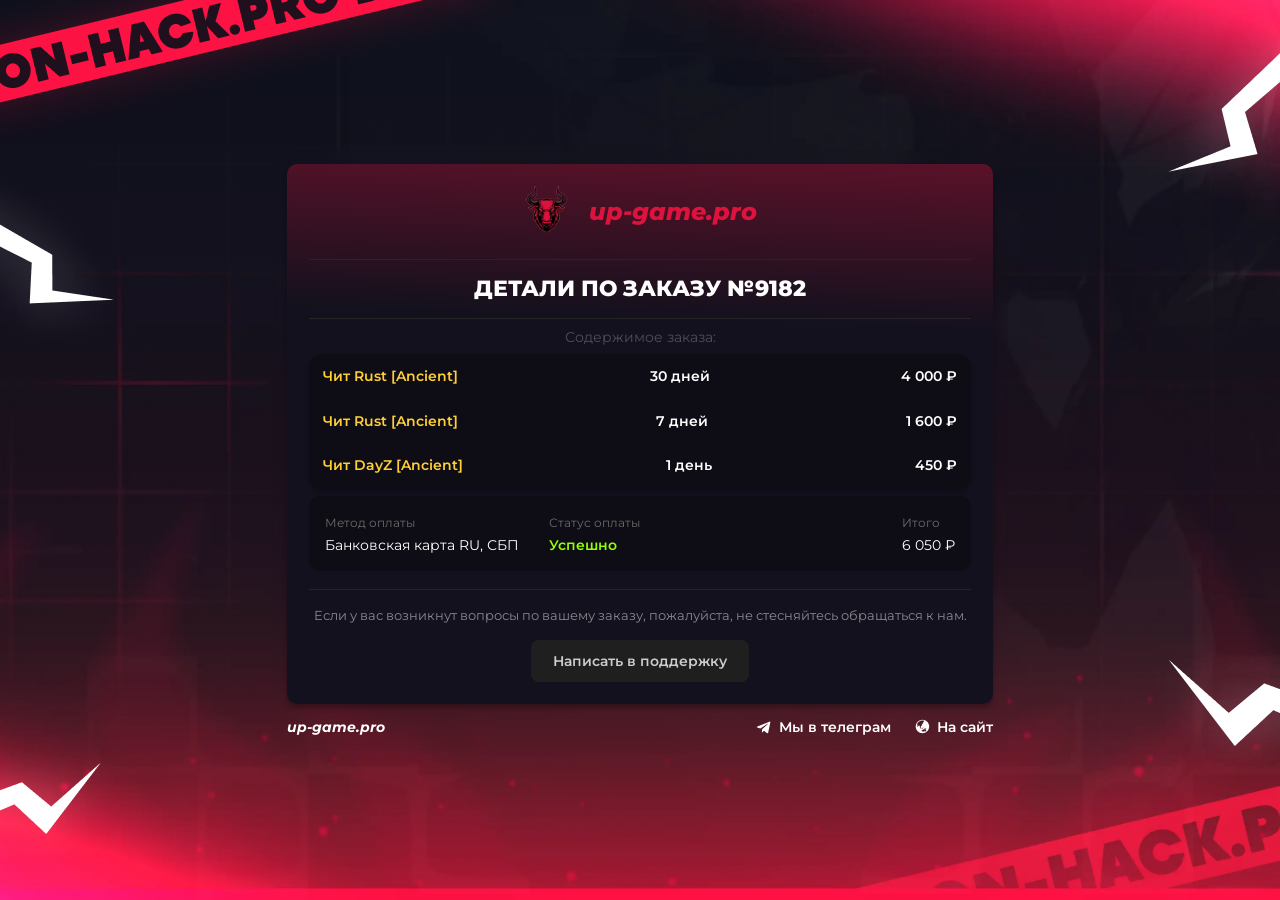
<file: details-order.html>
<!doctype html>
<html lang="en">
  <head>
    <meta charset="UTF-8" />
    <meta name="viewport" content="width=device-width, initial-scale=1.0" />
    <title>Детали по заказу</title>
    <link rel="stylesheet" href="style.css" />
    <link
      href="https://fonts.googleapis.com/css2?family=Montserrat:ital,wght@0,100..900;1,100..900&display=swap"
      rel="stylesheet"
    />
  </head>
  <body>
    <div class="letter-template-wrpaper">
      <div class="letter-template-container">
        <div class="letter-template-body">
          <div class="letter-template-head">
            <a href="#">
              <img src="assets/images/LLogo.png" alt="photo" />
            </a>
            <h1>up-game.pro</h1>
          </div>
          <div class="l-template-titles">
            <p>Детали по заказу №9182</p>
          </div>
          <div class="order-contents-box">
            <p class="order-contents-title">Содержимое заказа:</p>
            <div class="order-contents-items">
              <div class="order-content-item">
                <p>Чит Rust [Ancient]</p>
                <span>30 дней</span>
                <span>4 000 ₽</span>
              </div>

              <div class="order-content-item">
                <p>Чит Rust [Ancient]</p>
                <span>7 дней</span>
                <span>1 600 ₽</span>
              </div>

              <div class="order-content-item">
                <p>Чит DayZ [Ancient]</p>
                <span>1 день</span>
                <span>450 ₽</span>
              </div>
          
            </div>

                <div class="payment-method-box">
                <div class="payment-method-info">
                  <span>Метод оплаты</span>
                  <p>Банковская карта RU, СБП</p>
                </div>

                <div class="payment-method-status">
                  <span>Статус оплаты</span>
                  <p>Успешно</p>
                </div>

                <div class="payment-method-total">
                  <span>Итого</span>
                  <p>6 050 ₽</p>
                </div>
              </div>
              
            <div class="write-support-box">
              <p>
                Если у вас возникнут вопросы по вашему заказу, пожалуйста, не
                стесняйтесь обращаться к нам.
              </p>
              <div class="write-support-links">
                <a class="write-support-link" href="#">Написать в поддержку</a>
              </div>
            </div>
          </div>
        </div>
        <div class="letter-template-actions">
          <p>up-game.pro</p>
          <div class="letter-template-socials">
            <a href="#">
              <i class="icon icon-ltelegram"></i>
              <span>Мы в телеграм</span>
            </a>
            <a href="#">
              <i class="icon icon-earth"></i>
              <span>На сайт</span>
            </a>
          </div>
        </div>
      </div>
      <div class="letter-template-bg">
        <img
          src="assets/images/lTemplateBG.webp"
          fetchpriority="high"
          loading="eager"
          alt="photo"
        />
      </div>

      <div class="l-template-decor l-template-decor--one">
        <img
          src="assets/images/lDecor1.png"
          fetchpriority="high"
          loading="eager"
          alt="photo"
        />
      </div>
      <div class="l-template-decor l-template-decor--two">
        <img
          src="assets/images/lDecor2.png"
          fetchpriority="high"
          loading="eager"
          alt="photo"
        />
      </div>

      <div class="l-template-decor l-template-decor--tree">
        <img
          src="assets/images/lDecor3.png"
          fetchpriority="high"
          loading="eager"
          alt="photo"
        />
      </div>

      <div class="l-template-decor l-template-decor--for">
        <img
          src="assets/images/lDecor4.png"
          fetchpriority="high"
          loading="eager"
          alt="photo"
        />
      </div>
      <div class="l-template-decor l-template-decor--five">
        <img
          src="assets/images/lDecor5.png"
          fetchpriority="high"
          loading="eager"
          alt="photo"
        />
      </div>
    </div>
  </body>
</html>
</file>
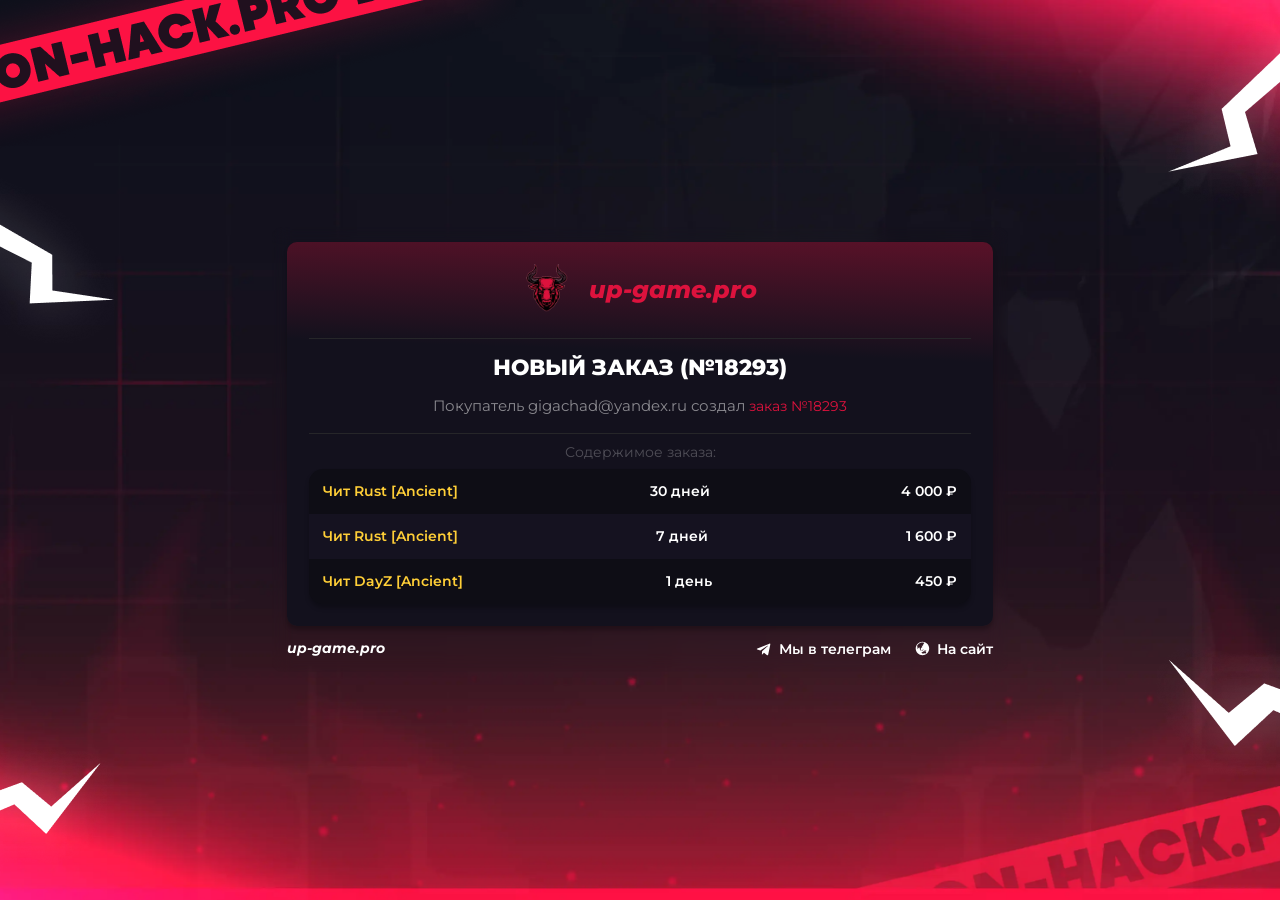
<file: letter-template.html>
<!doctype html>
<html lang="en">
  <head>
    <meta charset="UTF-8" />
    <meta name="viewport" content="width=device-width, initial-scale=1.0" />
    <title>Письмо</title>
    <link rel="stylesheet" href="style.css" />
    <link
      href="https://fonts.googleapis.com/css2?family=Montserrat:ital,wght@0,100..900;1,100..900&display=swap"
      rel="stylesheet"
    />
  </head>
  <body>
    <div class="letter-template-wrpaper">
      <div class="letter-template-container">
        <div class="letter-template-body">
          <div class="letter-template-head">
            <a href="#">
              <img src="assets/images/LLogo.png" alt="photo">
            </a>
            <h1>up-game.pro</h1>
          </div>
          <div class="l-template-titles">
            <p>Новый заказ (№18293)</p>
            <span>Покупатель gigachad@yandex.ru создал  <b>заказ №18293</b></span>
          </div>
          <div class="order-contents-box">
            <p class="order-contents-title">Содержимое заказа:</p>
            <div class="order-contents-items">
              <div class="order-content-item">
                <p>Чит Rust [Ancient]</p>
                <span>30 дней</span>
                <span>4 000 ₽</span>
              </div>

              <div class="order-content-item active">
                <p>Чит Rust [Ancient]</p>
                <span>7 дней</span>
                <span>1 600 ₽</span>
              </div>

               <div class="order-content-item">
                <p>Чит DayZ [Ancient]</p>
                <span>1 день</span>
                <span>450 ₽</span>
              </div>

            </div>
          </div>
        </div>
        <div class="letter-template-actions">
          <p>up-game.pro</p>
          <div class="letter-template-socials">
            <a href="#">
              <i class="icon icon-ltelegram"></i>
              <span>Мы в телеграм</span>
            </a>
              <a href="#">
              <i class="icon icon-earth"></i>
              <span>На сайт</span>
            </a>
          </div>

        </div>

      </div>
      <div class="letter-template-bg">
        <img
          src="assets/images/lTemplateBG.webp"
          fetchpriority="high"
          loading="eager"
          alt="photo"
        />
      </div>

      <div class="l-template-decor l-template-decor--one">
        <img
          src="assets/images/lDecor1.png"
          fetchpriority="high"
          loading="eager"
          alt="photo"
        />
      </div>
      <div class="l-template-decor l-template-decor--two">
        <img
          src="assets/images/lDecor2.png"
          fetchpriority="high"
          loading="eager"
          alt="photo"
        />
      </div>

      <div class="l-template-decor l-template-decor--tree">
        <img
          src="assets/images/lDecor3.png"
          fetchpriority="high"
          loading="eager"
          alt="photo"
        />
      </div>

      <div class="l-template-decor l-template-decor--for">
        <img
          src="assets/images/lDecor4.png"
          fetchpriority="high"
          loading="eager"
          alt="photo"
        />
      </div>
      <div class="l-template-decor l-template-decor--five">
        <img
          src="assets/images/lDecor5.png"
          fetchpriority="high"
          loading="eager"
          alt="photo"
        />
      </div>
    </div>

  </body>
</html>
</file>
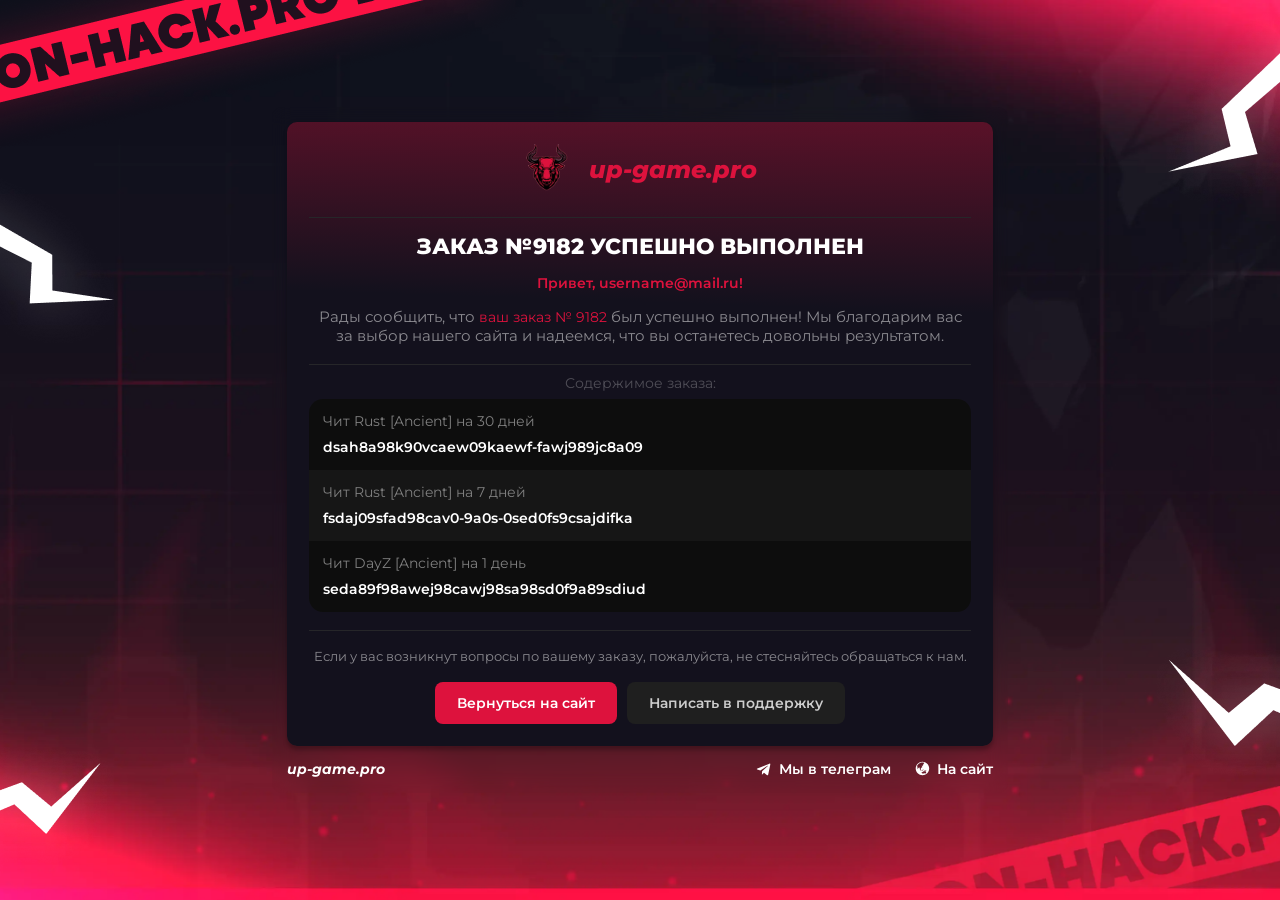
<file: order-completed.html>
<!doctype html>
<html lang="en">
  <head>
    <meta charset="UTF-8" />
    <meta name="viewport" content="width=device-width, initial-scale=1.0" />
    <title>Заказ выполнен</title>
    <link rel="stylesheet" href="style.css" />
    <link
      href="https://fonts.googleapis.com/css2?family=Montserrat:ital,wght@0,100..900;1,100..900&display=swap"
      rel="stylesheet"
    />
  </head>
  <body>
    <div class="letter-template-wrpaper">
      <div class="letter-template-container">
        <div class="letter-template-body">
          <div class="letter-template-head">
            <a href="#">
              <img src="assets/images/LLogo.png" alt="photo" />
            </a>
            <h1>up-game.pro</h1>
          </div>
          <div class="l-template-titles">
            <p>Заказ №9182 успешно выполнен</p>
            <strong>Привет, username@mail.ru! </strong>
            <span
              >Рады сообщить, что <b>ваш заказ № 9182</b> был успешно выполнен!
              Мы благодарим вас за выбор нашего сайта и надеемся, что вы
              останетесь довольны результатом.</span
            >
          </div>

          <div class="order-contents-box">
            <p class="order-contents-title">Содержимое заказа:</p>
            <div class="order-completed-items">
              <div class="order-completed-item">
                <p>Чит Rust [Ancient] на 30 дней</p>
                <span>dsah8a98k90vcaew09kaewf-fawj989jc8a09</span>
              </div>

              <div class="order-completed-item active">
                <p>Чит Rust [Ancient] на 7 дней</p>
                <span>fsdaj09sfad98cav0-9a0s-0sed0fs9csajdifka</span>
              </div>

              <div class="order-completed-item">
                <p>Чит DayZ [Ancient] на 1 день</p>
                <span>seda89f98awej98cawj98sa98sd0f9a89sdiud</span>
              </div>
            </div>
          </div>

          <div class="write-support-box">
            <p>
              Если у вас возникнут вопросы по вашему заказу, пожалуйста, не
              стесняйтесь обращаться к нам.
            </p>
            <div class="write-support-links">
              <a class="return-site-link" href="#">Вернуться на сайт</a>
              <a class="write-support-link" href="#">Написать в поддержку</a>
            </div>
          </div>
        </div>
        <div class="letter-template-actions">
          <p>up-game.pro</p>
          <div class="letter-template-socials">
            <a href="#">
              <i class="icon icon-ltelegram"></i>
              <span>Мы в телеграм</span>
            </a>
            <a href="#">
              <i class="icon icon-earth"></i>
              <span>На сайт</span>
            </a>
          </div>
        </div>
      </div>
     <div class="letter-template-bg">
        <img
          src="assets/images/lTemplateBG.webp"
          fetchpriority="high"
          loading="eager"
          alt="photo"
        />
      </div>

      <div class="l-template-decor l-template-decor--one">
        <img
          src="assets/images/lDecor1.png"
          fetchpriority="high"
          loading="eager"
          alt="photo"
        />
      </div>
      <div class="l-template-decor l-template-decor--two">
        <img
          src="assets/images/lDecor2.png"
          fetchpriority="high"
          loading="eager"
          alt="photo"
        />
      </div>

      <div class="l-template-decor l-template-decor--tree">
        <img
          src="assets/images/lDecor3.png"
          fetchpriority="high"
          loading="eager"
          alt="photo"
        />
      </div>

      <div class="l-template-decor l-template-decor--for">
        <img
          src="assets/images/lDecor4.png"
          fetchpriority="high"
          loading="eager"
          alt="photo"
        />
      </div>
      <div class="l-template-decor l-template-decor--five">
        <img
          src="assets/images/lDecor5.png"
          fetchpriority="high"
          loading="eager"
          alt="photo"
        />
      </div>
    </div>

  </body>
</html>
</file>
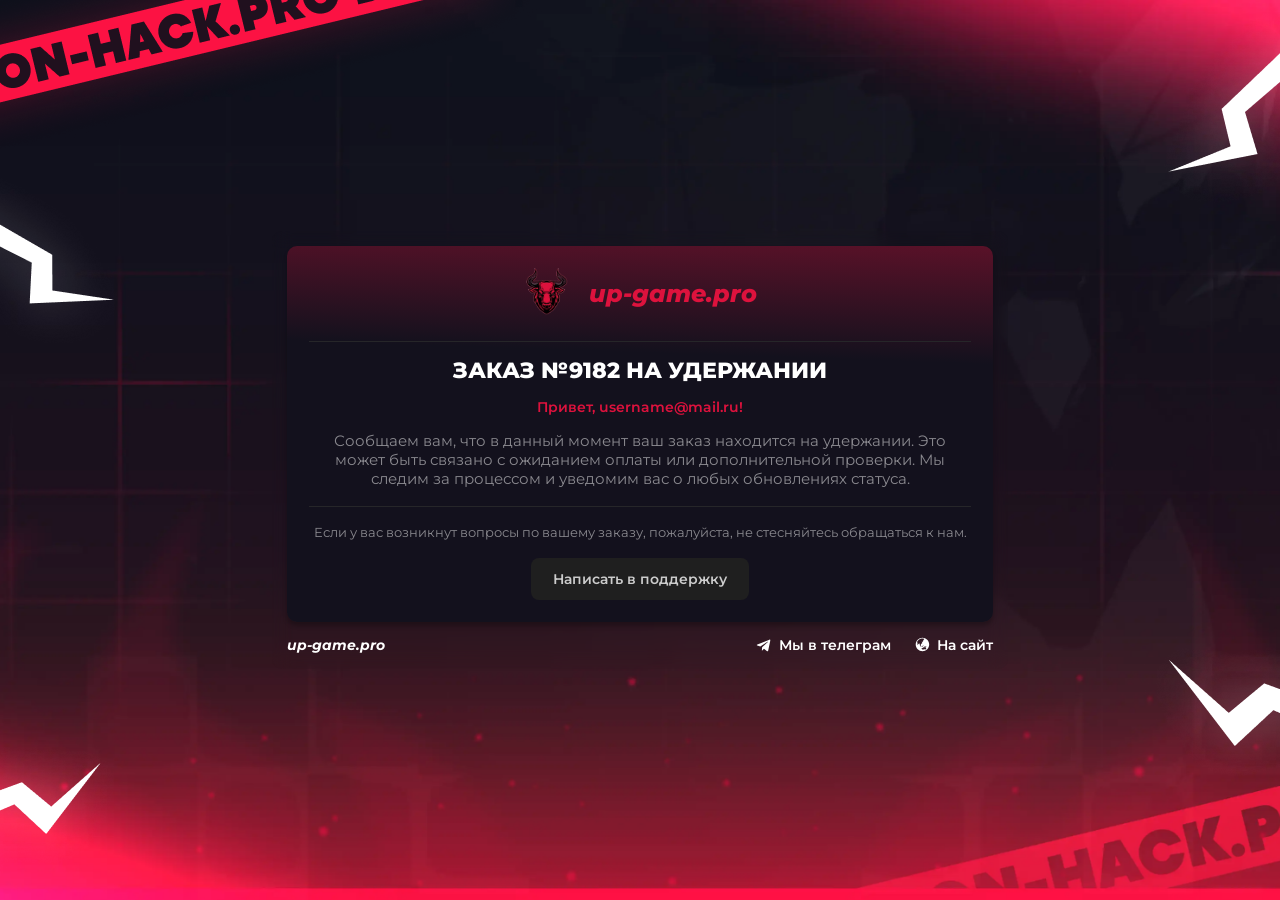
<file: order-hold.html>
<!doctype html>
<html lang="en">
  <head>
    <meta charset="UTF-8" />
    <meta name="viewport" content="width=device-width, initial-scale=1.0" />
    <title>Заказ  на удержании</title>
    <link rel="stylesheet" href="style.css" />
    <link
      href="https://fonts.googleapis.com/css2?family=Montserrat:ital,wght@0,100..900;1,100..900&display=swap"
      rel="stylesheet"
    />
  </head>
  <body>
    <div class="letter-template-wrpaper">
      <div class="letter-template-container">
        <div class="letter-template-body">
          <div class="letter-template-head">
            <a href="#">
              <img src="assets/images/LLogo.png" alt="photo">
            </a>
            <h1>up-game.pro</h1>
          </div>
         <div class="l-template-titles">
            <p>Заказ №9182 на удержании</p>
            <strong>Привет, username@mail.ru! </strong>
            <span>Сообщаем вам, что в данный момент ваш заказ находится на удержании. Это может быть связано с ожиданием оплаты или дополнительной проверки. Мы следим за процессом и уведомим вас о любых обновлениях статуса.</span>
          </div>
          <div class="write-support-box">
            <p>
              Если у вас возникнут вопросы по вашему заказу, пожалуйста, не
              стесняйтесь обращаться к нам.
            </p>
            <div class="write-support-links">
              <a class="write-support-link" href="#">Написать в поддержку</a>
            </div>
          </div>
       
        </div>
        <div class="letter-template-actions">
          <p>up-game.pro</p>
          <div class="letter-template-socials">
            <a href="#">
              <i class="icon icon-ltelegram"></i>
              <span>Мы в телеграм</span>
            </a>
              <a href="#">
              <i class="icon icon-earth"></i>
              <span>На сайт</span>
            </a>
          </div>

        </div>

      </div>
      <div class="letter-template-bg">
        <img
          src="assets/images/lTemplateBG.webp"
          fetchpriority="high"
          loading="eager"
          alt="photo"
        />
      </div>

      <div class="l-template-decor l-template-decor--one">
        <img
          src="assets/images/lDecor1.png"
          fetchpriority="high"
          loading="eager"
          alt="photo"
        />
      </div>
      <div class="l-template-decor l-template-decor--two">
        <img
          src="assets/images/lDecor2.png"
          fetchpriority="high"
          loading="eager"
          alt="photo"
        />
      </div>

      <div class="l-template-decor l-template-decor--tree">
        <img
          src="assets/images/lDecor3.png"
          fetchpriority="high"
          loading="eager"
          alt="photo"
        />
      </div>

      <div class="l-template-decor l-template-decor--for">
        <img
          src="assets/images/lDecor4.png"
          fetchpriority="high"
          loading="eager"
          alt="photo"
        />
      </div>
      <div class="l-template-decor l-template-decor--five">
        <img
          src="assets/images/lDecor5.png"
          fetchpriority="high"
          loading="eager"
          alt="photo"
        />
      </div>
    </div>

  </body>
</html>
</file>
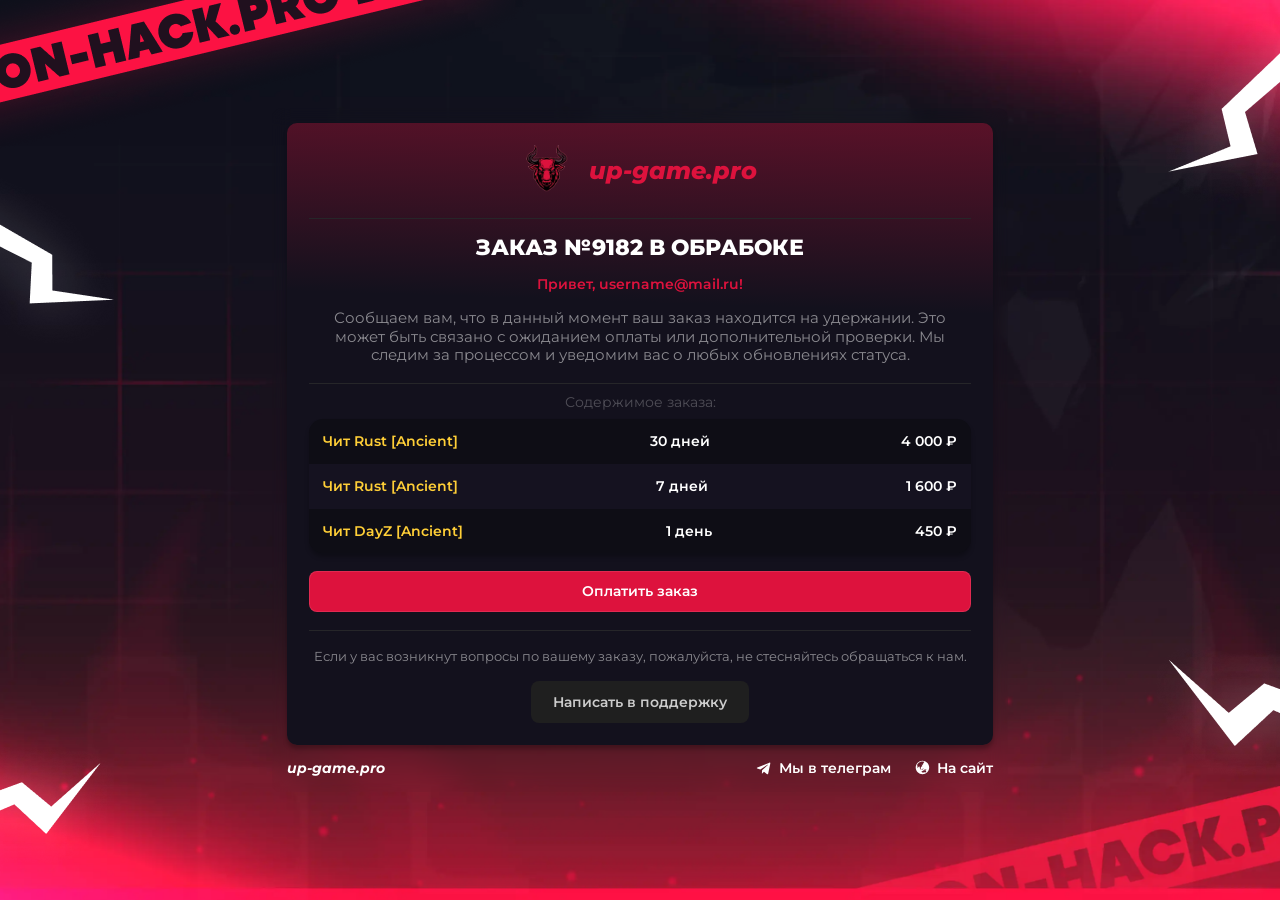
<file: order-processed.html>
<!doctype html>
<html lang="en">
  <head>
    <meta charset="UTF-8" />
    <meta name="viewport" content="width=device-width, initial-scale=1.0" />
    <title>Заказ в обрабоке</title>
    <link rel="stylesheet" href="style.css" />
    <link
      href="https://fonts.googleapis.com/css2?family=Montserrat:ital,wght@0,100..900;1,100..900&display=swap"
      rel="stylesheet"
    />
  </head>
  <body>
    <div class="letter-template-wrpaper">
      <div class="letter-template-container">
        <div class="letter-template-body">
          <div class="letter-template-head">
            <a href="#">
              <img src="assets/images/LLogo.png" alt="photo" />
            </a>
            <h1>up-game.pro</h1>
          </div>
          <div class="l-template-titles">
            <p>Заказ №9182 в обрабоке</p>
            <strong>Привет, username@mail.ru! </strong>
            <span
              >Сообщаем вам, что в данный момент ваш заказ находится на
              удержании. Это может быть связано с ожиданием оплаты или
              дополнительной проверки. Мы следим за процессом и уведомим вас о
              любых обновлениях статуса.</span
            >
          </div>

          <div class="order-contents-box">
            <p class="order-contents-title">Содержимое заказа:</p>
            <div class="order-contents-items">
              <div class="order-content-item">
                <p>Чит Rust [Ancient]</p>
                <span>30 дней</span>
                <span>4 000 ₽</span>
              </div>

              <div class="order-content-item active">
                <p>Чит Rust [Ancient]</p>
                <span>7 дней</span>
                <span>1 600 ₽</span>
              </div>

              <div class="order-content-item">
                <p>Чит DayZ [Ancient]</p>
                <span>1 день</span>
                <span>450 ₽</span>
              </div>
            </div>
            <a class="pay-order-link" href="#">Оплатить заказ</a>
          </div>

          <div class="write-support-box">
            <p>
              Если у вас возникнут вопросы по вашему заказу, пожалуйста, не
              стесняйтесь обращаться к нам.
            </p>
            <div class="write-support-links">
              <a class="write-support-link" href="#">Написать в поддержку</a>
            </div>
          </div>
        </div>
        <div class="letter-template-actions">
          <p>up-game.pro</p>
          <div class="letter-template-socials">
            <a href="#">
              <i class="icon icon-ltelegram"></i>
              <span>Мы в телеграм</span>
            </a>
            <a href="#">
              <i class="icon icon-earth"></i>
              <span>На сайт</span>
            </a>
          </div>
        </div>
      </div>
      <div class="letter-template-bg">
        <img
          src="assets/images/lTemplateBG.webp"
          fetchpriority="high"
          loading="eager"
          alt="photo"
        />
      </div>

      <div class="l-template-decor l-template-decor--one">
        <img
          src="assets/images/lDecor1.png"
          fetchpriority="high"
          loading="eager"
          alt="photo"
        />
      </div>
      <div class="l-template-decor l-template-decor--two">
        <img
          src="assets/images/lDecor2.png"
          fetchpriority="high"
          loading="eager"
          alt="photo"
        />
      </div>

      <div class="l-template-decor l-template-decor--tree">
        <img
          src="assets/images/lDecor3.png"
          fetchpriority="high"
          loading="eager"
          alt="photo"
        />
      </div>

      <div class="l-template-decor l-template-decor--for">
        <img
          src="assets/images/lDecor4.png"
          fetchpriority="high"
          loading="eager"
          alt="photo"
        />
      </div>
      <div class="l-template-decor l-template-decor--five">
        <img
          src="assets/images/lDecor5.png"
          fetchpriority="high"
          loading="eager"
          alt="photo"
        />
      </div>
    </div>
  </body>
</html>
</file>
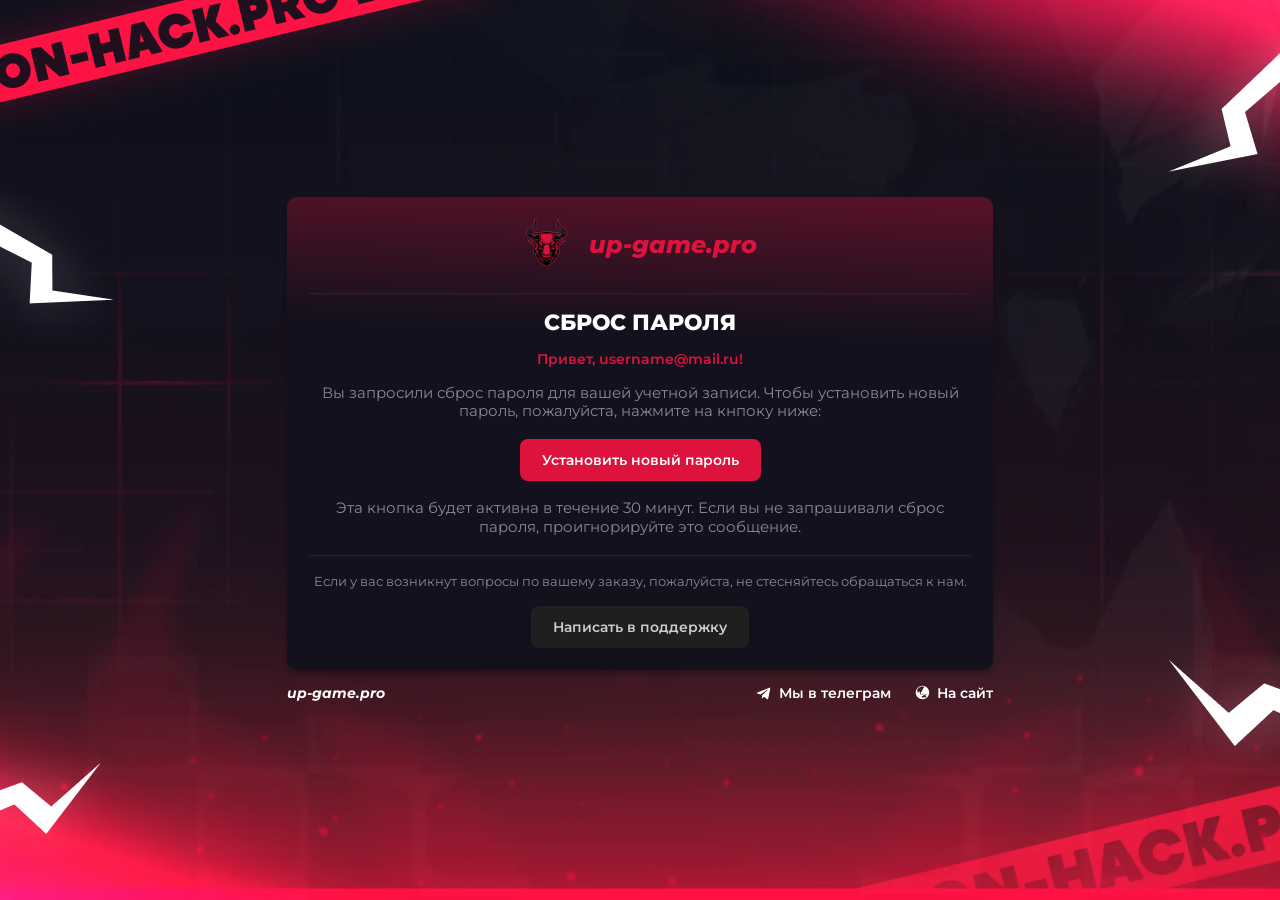
<file: reset-password.html>
<!doctype html>
<html lang="en">
  <head>
    <meta charset="UTF-8" />
    <meta name="viewport" content="width=device-width, initial-scale=1.0" />
    <title>Сброс пароля</title>
    <link rel="stylesheet" href="style.css" />
    <link
      href="https://fonts.googleapis.com/css2?family=Montserrat:ital,wght@0,100..900;1,100..900&display=swap"
      rel="stylesheet"
    />
  </head>
  <body>
    <div class="letter-template-wrpaper">
      <div class="letter-template-container">
        <div class="letter-template-body">
          <div class="letter-template-head">
            <a href="#">
              <img src="assets/images/LLogo.png" alt="photo" />
            </a>
            <h1>up-game.pro</h1>
          </div>
          <div class="l-template-titles">
            <p>Сброс пароля</p>
            <strong>Привет, username@mail.ru! </strong>
            <span
              >Вы запросили сброс пароля для вашей учетной записи. Чтобы
              установить новый пароль, пожалуйста, нажмите на кнпоку ниже:</span
            >
            <a class="set-new-password" href="#"> Установить новый пароль </a>

            <span
              >Эта кнопка будет активна в течение 30 минут. Если вы не
              запрашивали сброс пароля, проигнорируйте это сообщение.</span
            >
          </div>

          <div class="write-support-box">
            <p>
              Если у вас возникнут вопросы по вашему заказу, пожалуйста, не
              стесняйтесь обращаться к нам.
            </p>
            <div class="write-support-links">
              <a class="write-support-link" href="#">Написать в поддержку</a>
            </div>
          </div>
        </div>
        <div class="letter-template-actions">
          <p>up-game.pro</p>
          <div class="letter-template-socials">
            <a href="#">
              <i class="icon icon-ltelegram"></i>
              <span>Мы в телеграм</span>
            </a>
            <a href="#">
              <i class="icon icon-earth"></i>
              <span>На сайт</span>
            </a>
          </div>
        </div>
      </div>
      <div class="letter-template-bg">
        <img
          src="assets/images/lTemplateBG.webp"
          fetchpriority="high"
          loading="eager"
          alt="photo"
        />
      </div>

      <div class="l-template-decor l-template-decor--one">
        <img
          src="assets/images/lDecor1.png"
          fetchpriority="high"
          loading="eager"
          alt="photo"
        />
      </div>
      <div class="l-template-decor l-template-decor--two">
        <img
          src="assets/images/lDecor2.png"
          fetchpriority="high"
          loading="eager"
          alt="photo"
        />
      </div>

      <div class="l-template-decor l-template-decor--tree">
        <img
          src="assets/images/lDecor3.png"
          fetchpriority="high"
          loading="eager"
          alt="photo"
        />
      </div>

      <div class="l-template-decor l-template-decor--for">
        <img
          src="assets/images/lDecor4.png"
          fetchpriority="high"
          loading="eager"
          alt="photo"
        />
      </div>
      <div class="l-template-decor l-template-decor--five">
        <img
          src="assets/images/lDecor5.png"
          fetchpriority="high"
          loading="eager"
          alt="photo"
        />
      </div>
    </div>
  </body>
</html>
</file>
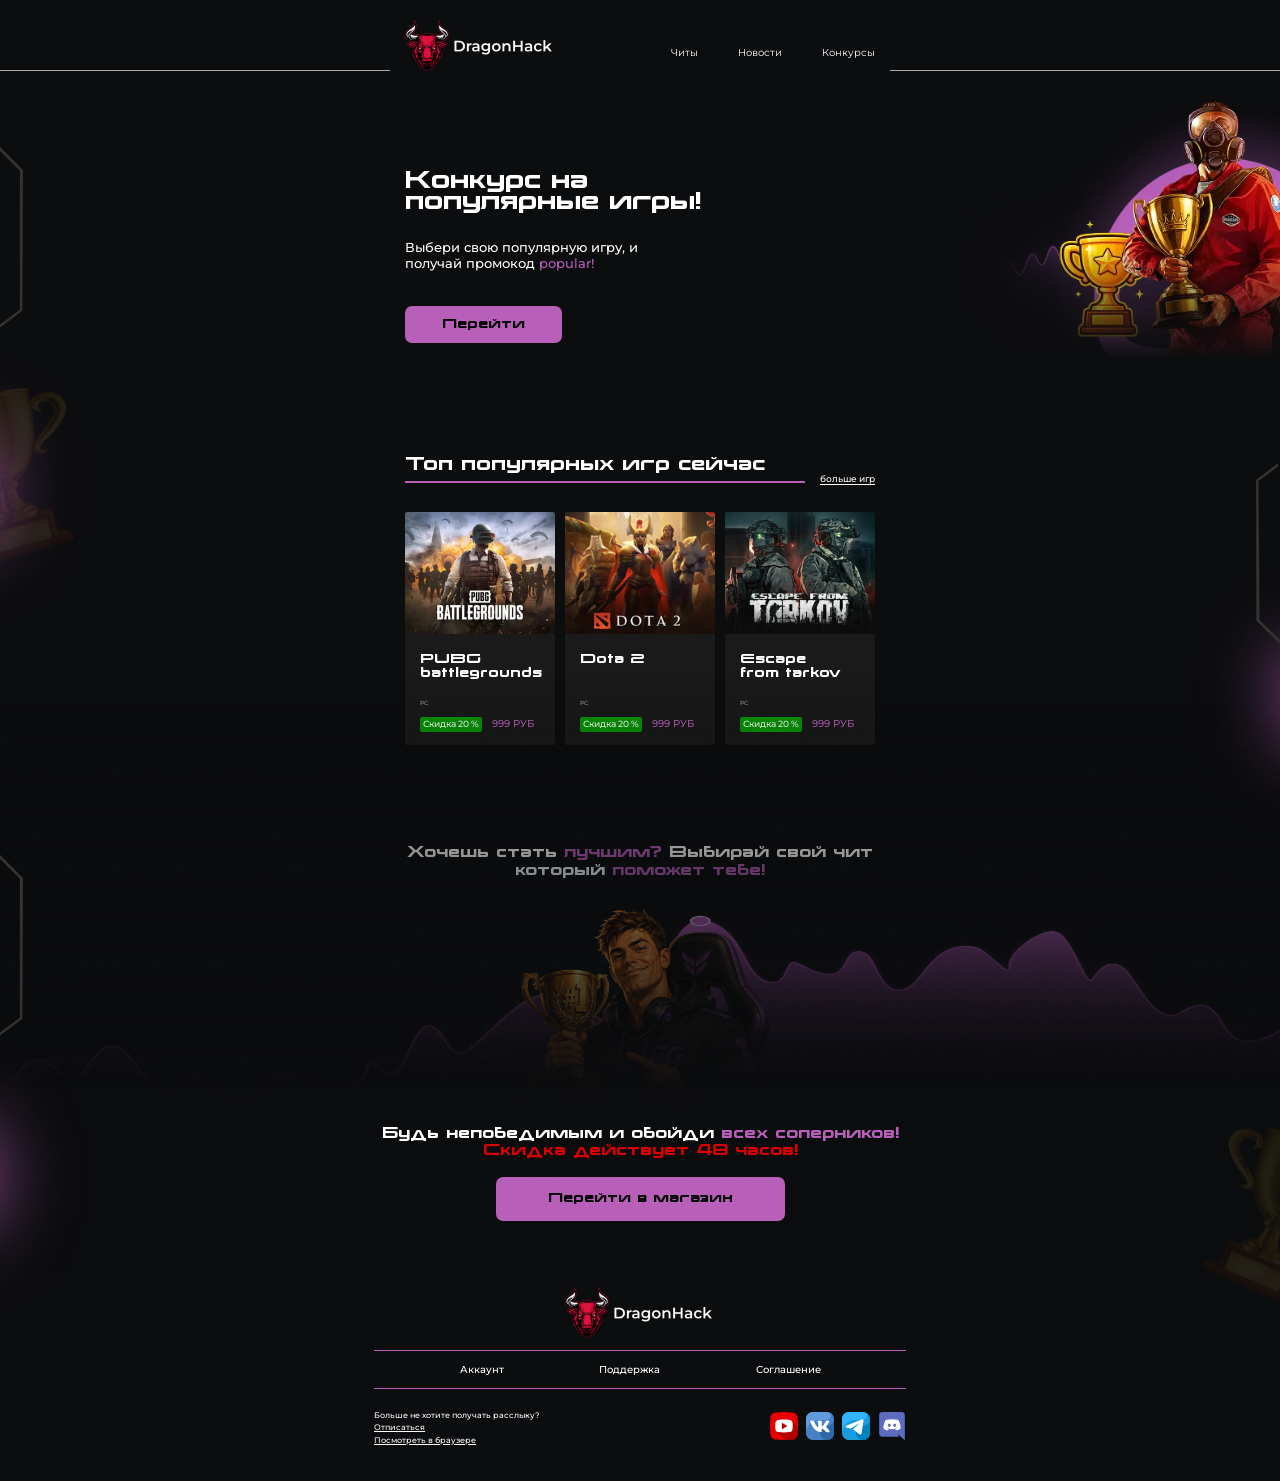
<file: template-contest.html>
<!doctype html>
<html lang="en">
  <head>
    <meta charset="UTF-8" />
    <meta name="viewport" content="width=device-width, initial-scale=1.0" />
    <title>Шаблон Конкурс</title>
    <link rel="stylesheet" href="style.css" />
    <link
      href="https://fonts.googleapis.com/css2?family=Montserrat:ital,wght@0,100..900;1,100..900&display=swap"
      rel="stylesheet"
    />
  </head>
  <body>
    <div class="template-main-wrpaper">
      <header class="t-header">
        <div class="t-header-left-line"></div>
        <div class="template-container">
          <div class="t-head-body">
            <a class="t-head-logo">
              <img src="assets/images/tLogo.png" alt="photo" />
            </a>
            <nav class="t-head-nav t-head-blue-nav">
              <ul>
                <li>
                  <a href="#">Читы</a>
                </li>
                <li>
                  <a href="#">Новости</a>
                </li>
                <li>
                  <a href="#">Конкурсы</a>
                </li>
              </ul>
            </nav>
          </div>
        </div>
        <div class="t-header-right-line"></div>
      </header>
      <section class="t-hero-section t-discounts-hero-section">
        <div class="template-container">
          <div class="t-hero-body">
            <div class="t-hero-titles contest-hero-titles">
              <h1>Конкурс на популярные игры!</h1>
              <p>
                Выбери свою популярную игру, и получай промокод
                <span>popular!</span>
              </p>
              <a href="#">Перейти</a>
            </div>
            <div class="contest-hero-media">
              <img
                src="assets/images/tHeroImg6.webp"
                width="350"
                height="350"
                alt="photo"
                fetchpriority="high"
                loading="eager"
              />
            </div>
          </div>
        </div>
        <div class="t-hero-decor">
          <img src="assets/images/tHeroDecor.svg" alt="photo" />
        </div>
      </section>

      <section class="t-best-sellers-section t-contest-blur">
        <div class="template-container">
          <div class="t-best-sellers-head contest-best-sellers-head">
            <h2>Топ популярных игр сейчас</h2>
            <a href="#">больше игр</a>
          </div>
          <div class="t-best-sellers-items">
            <a href="#" class="t-best-seller-item">
              <div class="t-best-seller-item-img">
                <img
                  width="150"
                  height="122"
                  loading="lazy"
                  src="assets/images/TsellerImg6.webp"
                  alt="photo"
                />
              </div>
              <div class="b-seller-item-descr">
                <p class="b-seller-item-name">PUBG battlegrounds</p>
                <span class="b-seller-item-device">PC</span>
                <div class="b-seller-item-actions contest-best-sellers-actions">
                  <p>Скидка 20 %</p>
                  <span>999 РУБ</span>
                </div>
              </div>
            </a>
            <a href="#" class="t-best-seller-item">
              <div class="t-best-seller-item-img">
                <img
                  width="150"
                  height="122"
                  loading="lazy"
                  src="assets/images/TsellerImg9.webp"
                  alt="photo"
                />
              </div>
              <div class="b-seller-item-descr">
                <p class="b-seller-item-name">Dota 2</p>
                <span class="b-seller-item-device">PC</span>
                <div class="b-seller-item-actions contest-best-sellers-actions">
                  <p>Скидка 20 %</p>
                  <span>999 РУБ</span>
                </div>
              </div>
            </a>

            <a href="#" class="t-best-seller-item">
              <div class="t-best-seller-item-img">
                <img
                  width="150"
                  height="122"
                  loading="lazy"
                  src="assets/images/TsellerImg3.webp"
                  alt="photo"
                />
              </div>
              <div class="b-seller-item-descr">
                <p class="b-seller-item-name">Escape from tarkov</p>
                <span class="b-seller-item-device">PC</span>
                <div class="b-seller-item-actions contest-best-sellers-actions">
                  <p>Скидка 20 %</p>
                  <span>999 РУБ</span>
                </div>
              </div>
            </a>
          </div>
        </div>

        <div class="t-sellers-right-decor">
          <img src="assets/images/tHeroDecor2.svg" alt="photo" />
        </div>

        <div class="t-sellers-contest-decor">
          <img src="assets/images/tcontestDecor1.png" alt="photo" />
        </div>
      </section>

      <section class="t-about-section t-contest-about-section">
        <div class="t-about-container">
          <h3 class="t-about-title t-contest-about-title">
            Хочешь стать <b>лучшим?</b> Выбирай свой чит который
            <b>поможет тебе!</b>
          </h3>
          <div class="t-about-media-wrapper">
            <div class="t-contest-about-media">
              <img src="assets/images/tBlueImg4.webp" alt="photo" />
            </div>

          </div>
          <div class="o-about-media-blur">
            <img src="assets/images/oAboutBlur.png" alt="photo" />
          </div>

          <h3 class="t-about-sub-title t-contest-about-sub-title">
            Будь непобедимым и обойди <b>всех соперников!</b>
            <span>Скидка действует 48 часов!</span>
          </h3>

          <a class="t-about-link t-about-contest-link" href="#"
            >Перейти в магазин</a
          >
        </div>
        <div class="t-about-decor">
          <img src="assets/images/tHeroDecor3.svg" alt="photo" />
        </div>

        <div class="t-orange-about-img">
          <img src="assets/images/tAboutImg6.png" alt="photo" />
        </div>

        <div class="t-contest-media-chart">
          <img src="assets/images/tAboutChart.webp" alt="photo" />
        </div>
      </section>

      <footer class="t-footer">
        <div class="t-about-container">
          <a class="t-footer-logo">
            <img src="assets/images/tLogo.png" alt="photo" />
          </a>
          <nav class="t-footer-nav t-footer-contest-nav">
            <ul>
              <li>
                <a href="#">Аккаунт</a>
              </li>
              <li>
                <a href="#">Поддержка</a>
              </li>
              <li>
                <a href="#">Соглашение</a>
              </li>
            </ul>
          </nav>
          <div class="t-footer-bottom">
            <div class="t-footer-links">
              <p>Больше не хотите получать расслыку?</p>
              <a href="#">Отписаться</a>
              <a href="#">Посмотреть в браузере</a>
            </div>
            <div class="t-footer-socials">
              <a href="#">
                <img src="assets/images/youtube.svg" alt="photo" />
              </a>
              <a href="#">
                <img src="assets/images/wk.svg" alt="photo" />
              </a>
              <a href="#">
                <img src="assets/images/telegram.svg" alt="photo" />
              </a>
              <a href="#">
                <img src="assets/images/discard.svg" alt="photo" />
              </a>
            </div>
          </div>
        </div>
      </footer>
    </div>
  </body>
</html>
</file>
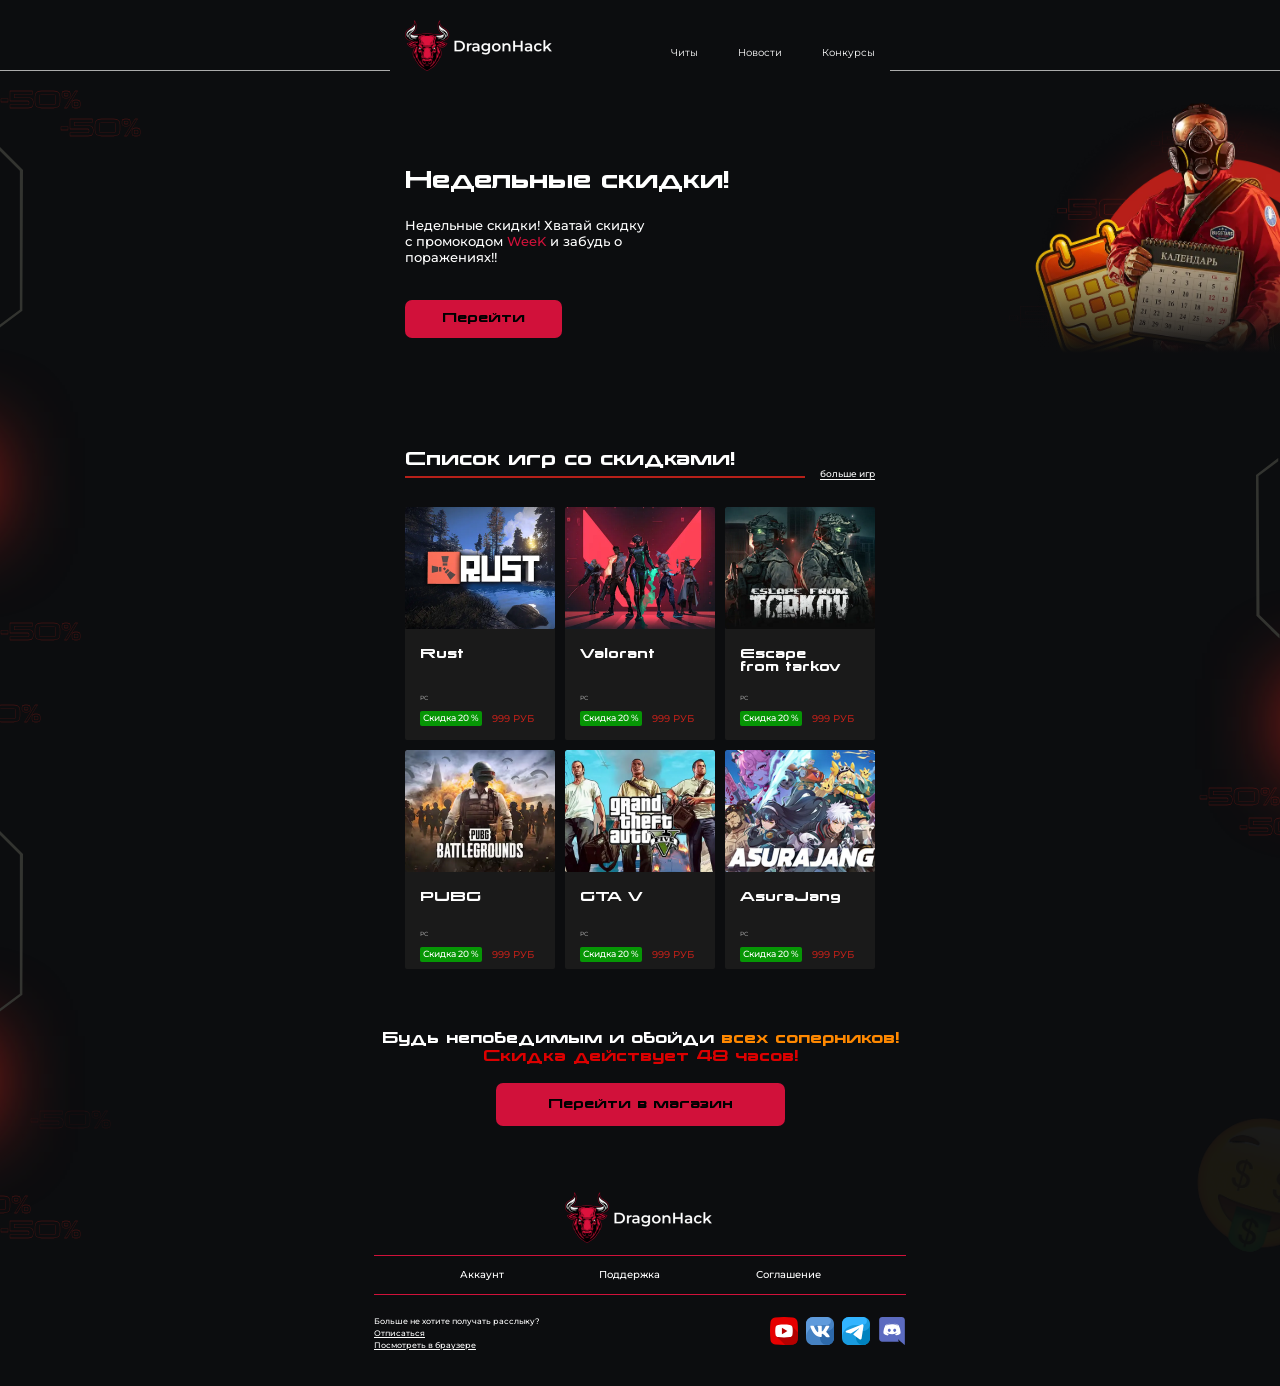
<file: template-discounts.html>
<!doctype html>
<html lang="en">
  <head>
    <meta charset="UTF-8" />
    <meta name="viewport" content="width=device-width, initial-scale=1.0" />
    <title>Шаблон скидки</title>
    <link rel="stylesheet" href="style.css" />
    <link
      href="https://fonts.googleapis.com/css2?family=Montserrat:ital,wght@0,100..900;1,100..900&display=swap"
      rel="stylesheet"
    />
  </head>
  <body>
    <div class="template-main-wrpaper">
      <header class="t-header">
        <div class="t-header-left-line"></div>
        <div class="template-container">
          <div class="t-head-body">
            <a class="t-head-logo">
              <img src="assets/images/tLogo.png" alt="photo" />
            </a>
            <nav class="t-head-nav t-head-blue-nav">
              <ul>
                <li>
                  <a href="#">Читы</a>
                </li>
                <li>
                  <a href="#">Новости</a>
                </li>
                <li>
                  <a href="#">Конкурсы</a>
                </li>
              </ul>
            </nav>
          </div>
        </div>
        <div class="t-header-right-line"></div>
      </header>
      <section class="t-hero-section t-discounts-hero-section">
        <div class="template-container">
          <div class="t-hero-body">
            <div class="t-hero-titles discounts-hero-titles">
              <h1>Недельные скидки!</h1>
              <p>
                Недельные скидки! Хватай скидку с промокодом <span>WeeK</span> и
                забудь о поражениях!!
              </p>
              <a href="#">Перейти</a>
            </div>
            <div class="t-hero-media">
              <img
                src="assets/images/tHeroImg3.webp"
                width="350"
                height="350"
                alt="photo"
                fetchpriority="high"
                loading="eager"
              />
            </div>
          </div>
        </div>
        <div class="t-hero-decor">
          <img src="assets/images/tHeroDecor.svg" alt="photo" />
        </div>

        <p class="t-discounts-text t-discounts-text--one">-50%</p>
        <p class="t-discounts-text t-discounts-text--two">-50%</p>
      </section>

      <section class="t-best-sellers-section t-discounts-blur">
        <div class="template-container">
          <div class="t-best-sellers-head discounts-best-sellers-head">
            <h2>Список игр со скидками!</h2>
            <a href="#">больше игр</a>
          </div>
          <div class="t-best-sellers-items">
            <a href="#" class="t-best-seller-item">
              <div class="t-best-seller-item-img">
                <img
                  width="150"
                  height="122"
                  loading="lazy"
                  src="assets/images/TsellerImg2.webp"
                  alt="photo"
                />
              </div>
              <div class="b-seller-item-descr">
                <p class="b-seller-item-name">Rust</p>
                <span class="b-seller-item-device">PC</span>
                <div
                  class="b-seller-item-actions discounts-best-sellers-actions"
                >
                  <p>Скидка 20 %</p>
                  <span>999 РУБ</span>
                </div>
              </div>
            </a>

            <a href="#" class="t-best-seller-item">
              <div class="t-best-seller-item-img">
                <img
                  width="150"
                  height="122"
                  loading="lazy"
                  src="assets/images/TsellerImg7.webp"
                  alt="photo"
                />
              </div>
              <div class="b-seller-item-descr">
                <p class="b-seller-item-name">Valorant</p>
                <span class="b-seller-item-device">PC</span>
                <div
                  class="b-seller-item-actions discounts-best-sellers-actions"
                >
                  <p>Скидка 20 %</p>
                  <span>999 РУБ</span>
                </div>
              </div>
            </a>

            <a href="#" class="t-best-seller-item">
              <div class="t-best-seller-item-img">
                <img
                  width="150"
                  height="122"
                  loading="lazy"
                  src="assets/images/TsellerImg3.webp"
                  alt="photo"
                />
              </div>
              <div class="b-seller-item-descr">
                <p class="b-seller-item-name">Escape from tarkov</p>
                <span class="b-seller-item-device">PC</span>
                <div
                  class="b-seller-item-actions discounts-best-sellers-actions"
                >
                  <p>Скидка 20 %</p>
                  <span>999 РУБ</span>
                </div>
              </div>
            </a>

            <a href="#" class="t-best-seller-item">
              <div class="t-best-seller-item-img">
                <img
                  width="150"
                  height="122"
                  loading="lazy"
                  src="assets/images/TsellerImg6.webp"
                  alt="photo"
                />
              </div>
              <div class="b-seller-item-descr">
                <p class="b-seller-item-name">PUBG</p>
                <span class="b-seller-item-device">PC</span>
                <div
                  class="b-seller-item-actions discounts-best-sellers-actions"
                >
                  <p>Скидка 20 %</p>
                  <span>999 РУБ</span>
                </div>
              </div>
            </a>
            <a href="#" class="t-best-seller-item">
              <div class="t-best-seller-item-img">
                <img
                  width="150"
                  height="122"
                  loading="lazy"
                  src="assets/images/TsellerImg4.webp"
                  alt="photo"
                />
              </div>
              <div class="b-seller-item-descr">
                <p class="b-seller-item-name">GTA V</p>
                <span class="b-seller-item-device">PC</span>
                <div
                  class="b-seller-item-actions discounts-best-sellers-actions"
                >
                  <p>Скидка 20 %</p>
                  <span>999 РУБ</span>
                </div>
              </div>
            </a>

            <a href="#" class="t-best-seller-item">
              <div class="t-best-seller-item-img">
                <img
                  width="150"
                  height="122"
                  loading="lazy"
                  src="assets/images/TsellerImg8.webp"
                  alt="photo"
                />
              </div>
              <div class="b-seller-item-descr">
                <p class="b-seller-item-name">AsuraJang</p>
                <span class="b-seller-item-device">PC</span>
                <div
                  class="b-seller-item-actions discounts-best-sellers-actions"
                >
                  <p>Скидка 20 %</p>
                  <span>999 РУБ</span>
                </div>
              </div>
            </a>
          </div>
        </div>

        <div class="t-sellers-right-decor">
          <img src="assets/images/tHeroDecor2.svg" alt="photo" />
        </div>


           <p class="t-discounts-text t-discounts-text--tree">-50%</p>
        <p class="t-discounts-text t-discounts-text--for">-50%</p>

              <p class="t-discounts-text t-discounts-text--five">-50%</p>
        <p class="t-discounts-text t-discounts-text--six">-50%</p>
      </section>

      <section class="t-about-section t-discounts-about-section">
        <div class="t-about-container">
          <h3 class="t-about-title t-orange-about-title">
            Будь непобедимым и обойди <b>всех соперников!</b>
            <span>Скидка действует 48 часов!</span>
          </h3>

          <a class="t-about-link t-about-discounts-link" href="#"
            >Перейти в магазин</a
          >
        </div>
        <div class="t-about-discounts-decor">
          <img src="assets/images/tHeroDecor3.svg" alt="photo" />
        </div>

        <div class="t-discounts-about-img">
          <img src="assets/images/tAboutImg3.png" alt="photo" />
        </div>


                   <p class="t-discounts-text t-discounts-text--seven">-50%</p>
        <p class="t-discounts-text t-discounts-text--eight">-50%</p>
         <p class="t-discounts-text t-discounts-text--nine">-50%</p>
      </section>

      <footer class="t-footer">
        <div class="t-about-container">
          <a class="t-footer-logo">
            <img src="assets/images/tLogo.png" alt="photo" />
          </a>
          <nav class="t-footer-nav t-footer-orange-nav">
            <ul>
              <li>
                <a href="#">Аккаунт</a>
              </li>
              <li>
                <a href="#">Поддержка</a>
              </li>
              <li>
                <a href="#">Соглашение</a>
              </li>
            </ul>
          </nav>
          <div class="t-footer-bottom">
            <div class="t-footer-links">
              <p>Больше не хотите получать расслыку?</p>
              <a href="#">Отписаться</a>
              <a href="#">Посмотреть в браузере</a>
            </div>
            <div class="t-footer-socials">
              <a href="#">
                <img src="assets/images/youtube.svg" alt="photo" />
              </a>
              <a href="#">
                <img src="assets/images/wk.svg" alt="photo" />
              </a>
              <a href="#">
                <img src="assets/images/telegram.svg" alt="photo" />
              </a>
              <a href="#">
                <img src="assets/images/discard.svg" alt="photo" />
              </a>
            </div>
          </div>
        </div>
      </footer>
    </div>
  </body>
</html>
</file>
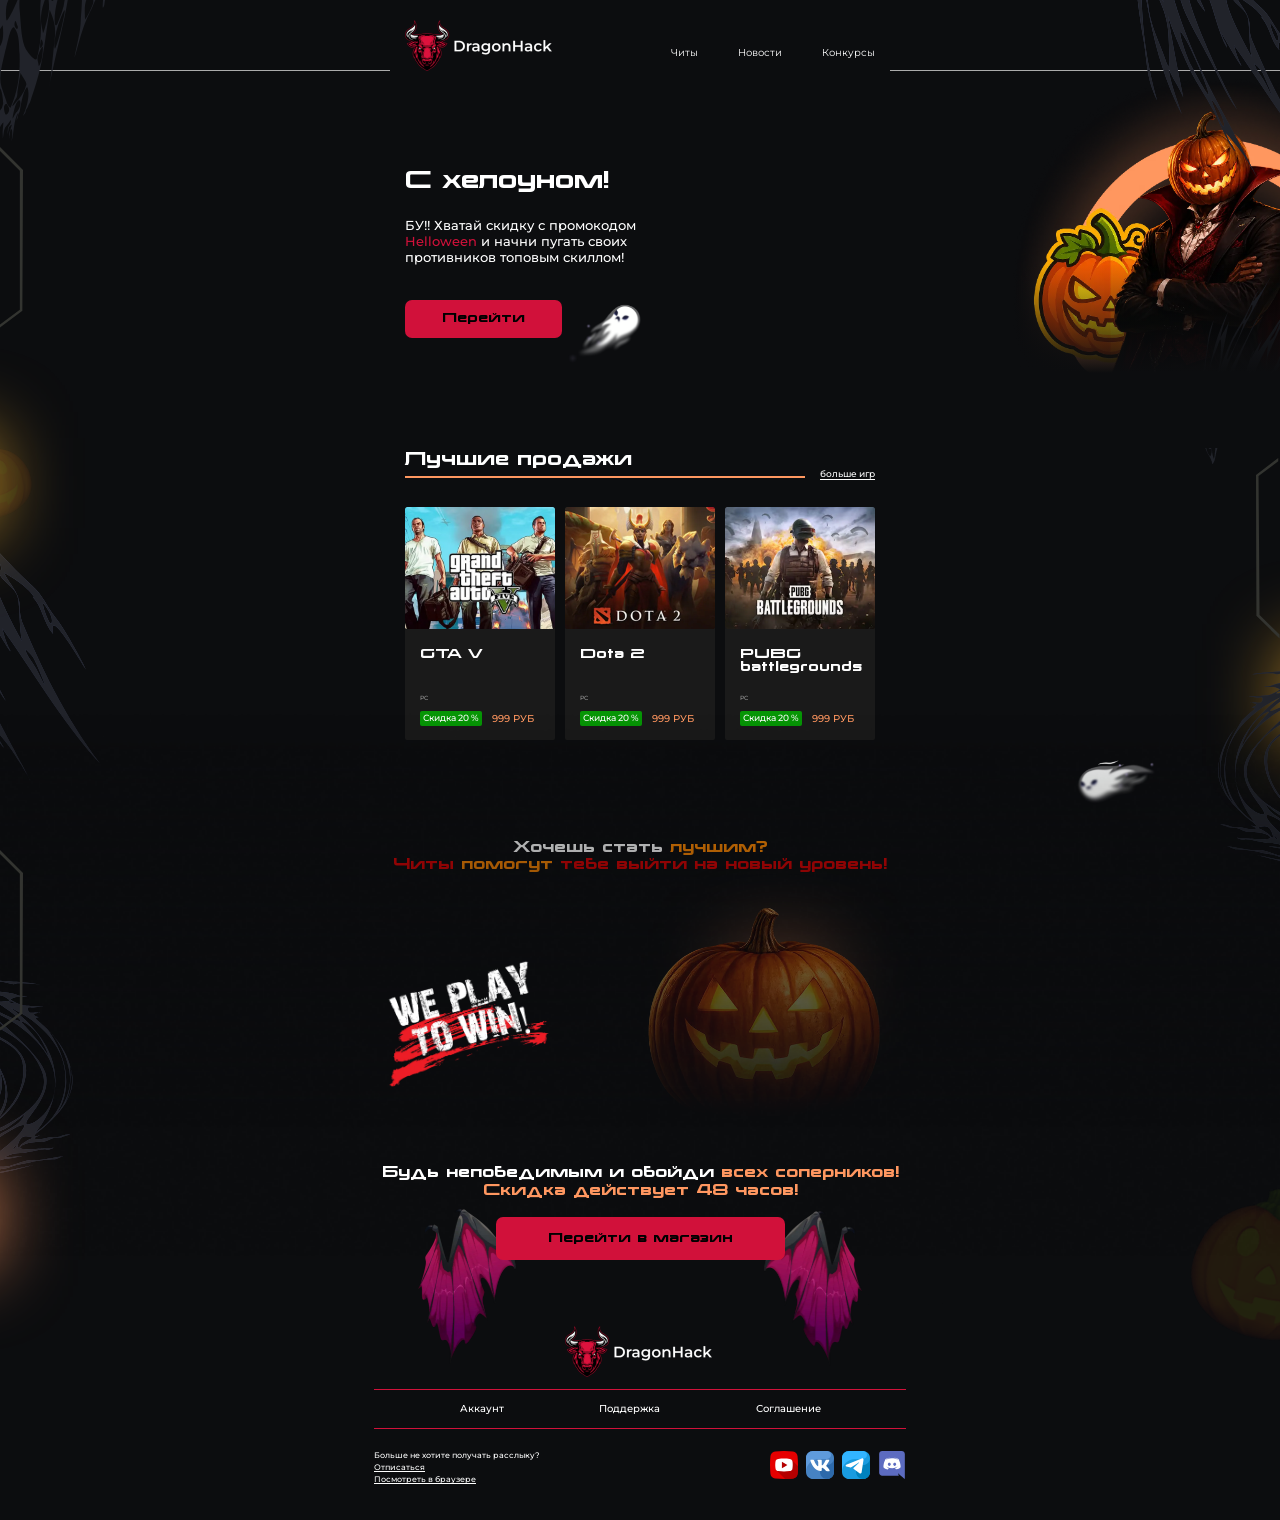
<file: template-halloween.html>
<!doctype html>
<html lang="en">
  <head>
    <meta charset="UTF-8" />
    <meta name="viewport" content="width=device-width, initial-scale=1.0" />
    <title>Шаблон хелоуном</title>
    <link rel="stylesheet" href="style.css" />
    <link
      href="https://fonts.googleapis.com/css2?family=Montserrat:ital,wght@0,100..900;1,100..900&display=swap"
      rel="stylesheet"
    />
  </head>
  <body>
    <div class="template-main-wrpaper">
      <header class="t-header">
        <div class="t-header-left-line"></div>
        <div class="template-container">
          <div class="t-head-body">
            <a class="t-head-logo">
              <img src="assets/images/tLogo.png" alt="photo" />
            </a>
            <nav class="t-head-nav t-head-blue-nav">
              <ul>
                <li>
                  <a href="#">Читы</a>
                </li>
                <li>
                  <a href="#">Новости</a>
                </li>
                <li>
                  <a href="#">Конкурсы</a>
                </li>
              </ul>
            </nav>
          </div>
        </div>
        <div class="t-header-right-line"></div>
      </header>
      <section class="t-hero-section">
        <div class="template-container">
          <div class="t-hero-body">
            <div class="t-hero-titles orange-hero-titles">
              <h1>C хелоуном!</h1>
              <p>
                БУ!! Хватай скидку с промокодом <span>Helloween</span> и начни
                пугать своих противников топовым скиллом!
              </p>
              <a href="#">Перейти</a>

              <div class="orange-hero-titles-decor">
                <img src="assets/images/tHeroImg3.png" alt="photo" />
              </div>
            </div>
            <div class="t-hero-media">
              <img
                src="assets/images/tHeroImg2.webp"
                width="350"
                height="350"
                alt="photo"
                fetchpriority="high"
                loading="eager"
              />
            </div>
          </div>
        </div>
        <div class="t-hero-decor">
          <img src="assets/images/tHeroDecor.svg" alt="photo" />
        </div>
        <div class="t-hero-decor--two">
          <img src="assets/images/tHeroDecor4.png" alt="photo" />
        </div>
      </section>

      <section class="t-best-sellers-section t-gold-blur">
        <div class="template-container">
          <div class="t-best-sellers-head orange-best-sellers-head">
            <h2>Лучшие продажи</h2>
            <a href="#">больше игр</a>
          </div>
          <div class="t-best-sellers-items">
            <a href="#" class="t-best-seller-item">
              <div class="t-best-seller-item-img">
                <img
                  width="150"
                  height="122"
                  loading="lazy"
                  src="assets/images/TsellerImg4.webp"
                  alt="photo"
                />
              </div>
              <div class="b-seller-item-descr">
                <p class="b-seller-item-name">GTA V</p>
                <span class="b-seller-item-device">PC</span>
                <div class="b-seller-item-actions o-best-sellers-actions">
                  <p>Скидка 20 %</p>
                  <span>999 РУБ</span>
                </div>
              </div>
            </a>

            <a href="#" class="t-best-seller-item">
              <div class="t-best-seller-item-img">
                <img
                  width="150"
                  height="122"
                  loading="lazy"
                  src="assets/images/TsellerImg5.webp"
                  alt="photo"
                />
              </div>
              <div class="b-seller-item-descr">
                <p class="b-seller-item-name">Dota 2</p>
                <span class="b-seller-item-device">PC</span>
                <div class="b-seller-item-actions o-best-sellers-actions">
                  <p>Скидка 20 %</p>
                  <span>999 РУБ</span>
                </div>
              </div>
            </a>

            <a href="#" class="t-best-seller-item">
              <div class="t-best-seller-item-img">
                <img
                  width="150"
                  height="122"
                  loading="lazy"
                  src="assets/images/TsellerImg6.webp"
                  alt="photo"
                />
              </div>
              <div class="b-seller-item-descr">
                <p class="b-seller-item-name">PUBG battlegrounds</p>
                <span class="b-seller-item-device">PC</span>
                <div class="b-seller-item-actions o-best-sellers-actions">
                  <p>Скидка 20 %</p>
                  <span>999 РУБ</span>
                </div>
              </div>
            </a>
          </div>
        </div>
        <div class="t-orange-sellers-decor">
          <img src="assets/images/decor2.svg" alt="photo" />
        </div>

        <div class="t-orange-sellers-decor--two">
          <img src="assets/images/decor3.png" alt="photo" />
        </div>
        <div class="t-orange-sellers-decor--tree">
          <img src="assets/images/decor4.svg" alt="photo" />
        </div>

        <div class="t-orange-sellers-decor--for">
          <img src="assets/images/decor5.png" alt="photo" />
        </div>

        <div class="t-sellers-right-decor">
          <img src="assets/images/tHeroDecor2.svg" alt="photo" />
        </div>
      </section>

      <section class="t-about-section t-gold-about-section">
        <div class="t-about-container">
          <h3 class="t-about-title t-orange-about-title">
            Хочешь стать <b>лучшим?</b>
            <span>Читы <b>помогут</b> тебе выйти на новый уровень!</span>
          </h3>

          <div class="o-about-media-wrapper">
            <div class="o-about-media-decor">
              <img src="assets/images/oAboutDecor1.webp" alt="photo" />
            </div>
            <div class="o-about-media-img">
              <img src="assets/images/oAboutImg1.webp" alt="photo" />
            </div>
          </div>
          <div class="o-about-media-blur">
            <img src="assets/images/oAboutBlur.png" alt="photo" />
          </div>

          <h3 class="t-about-sub-title t-orange-about-sub-title">
            Будь непобедимым и обойди
            <b>всех соперников! Скидка действует 48 часов!</b>
          </h3>

          <a class="t-about-link t-about-orange-link" href="#"
            >Перейти в магазин</a
          >
          <div class="t-about-orange-decor--tree">
            <img src="assets/images/tAboutDecor3.webp" alt="photo" />
          </div>
        </div>
        <div class="t-about-decor">
          <img src="assets/images/tHeroDecor3.svg" alt="photo" />
        </div>

        <div class="t-about-decor--two">
          <img src="assets/images/tAboutDecor.svg" alt="photo" />
        </div>

        <div class="t-orange-about-img">
          <img src="assets/images/tAboutImg2.png" alt="photo" />
        </div>
      </section>

      <footer class="t-footer">
        <div class="t-about-container">
          <a class="t-footer-logo">
            <img src="assets/images/tLogo.png" alt="photo" />
          </a>
          <nav class="t-footer-nav t-footer-orange-nav">
            <ul>
              <li>
                <a href="#">Аккаунт</a>
              </li>
              <li>
                <a href="#">Поддержка</a>
              </li>
              <li>
                <a href="#">Соглашение</a>
              </li>
            </ul>
          </nav>
          <div class="t-footer-bottom">
            <div class="t-footer-links">
              <p>Больше не хотите получать расслыку?</p>
              <a href="#">Отписаться</a>
              <a href="#">Посмотреть в браузере</a>
            </div>
            <div class="t-footer-socials">
              <a href="#">
                <img src="assets/images/youtube.svg" alt="photo" />
              </a>
              <a href="#">
                <img src="assets/images/wk.svg" alt="photo" />
              </a>
              <a href="#">
                <img src="assets/images/telegram.svg" alt="photo" />
              </a>
              <a href="#">
                <img src="assets/images/discard.svg" alt="photo" />
              </a>
            </div>
          </div>
        </div>
      </footer>
 

      <div class="template-main-decor-left">
        <img
          src="assets/images/tMainDecor1.svg"
          alt="photo"
          fetchpriority="high"
          loading="eager"
        />
      </div>
      <div class="template-main-decor-right">
        <img
          src="assets/images/tMainDecor2.svg"
          alt="photo"
          fetchpriority="high"
          loading="eager"
        />
      </div>
    </div>
  </body>
</html>
</file>
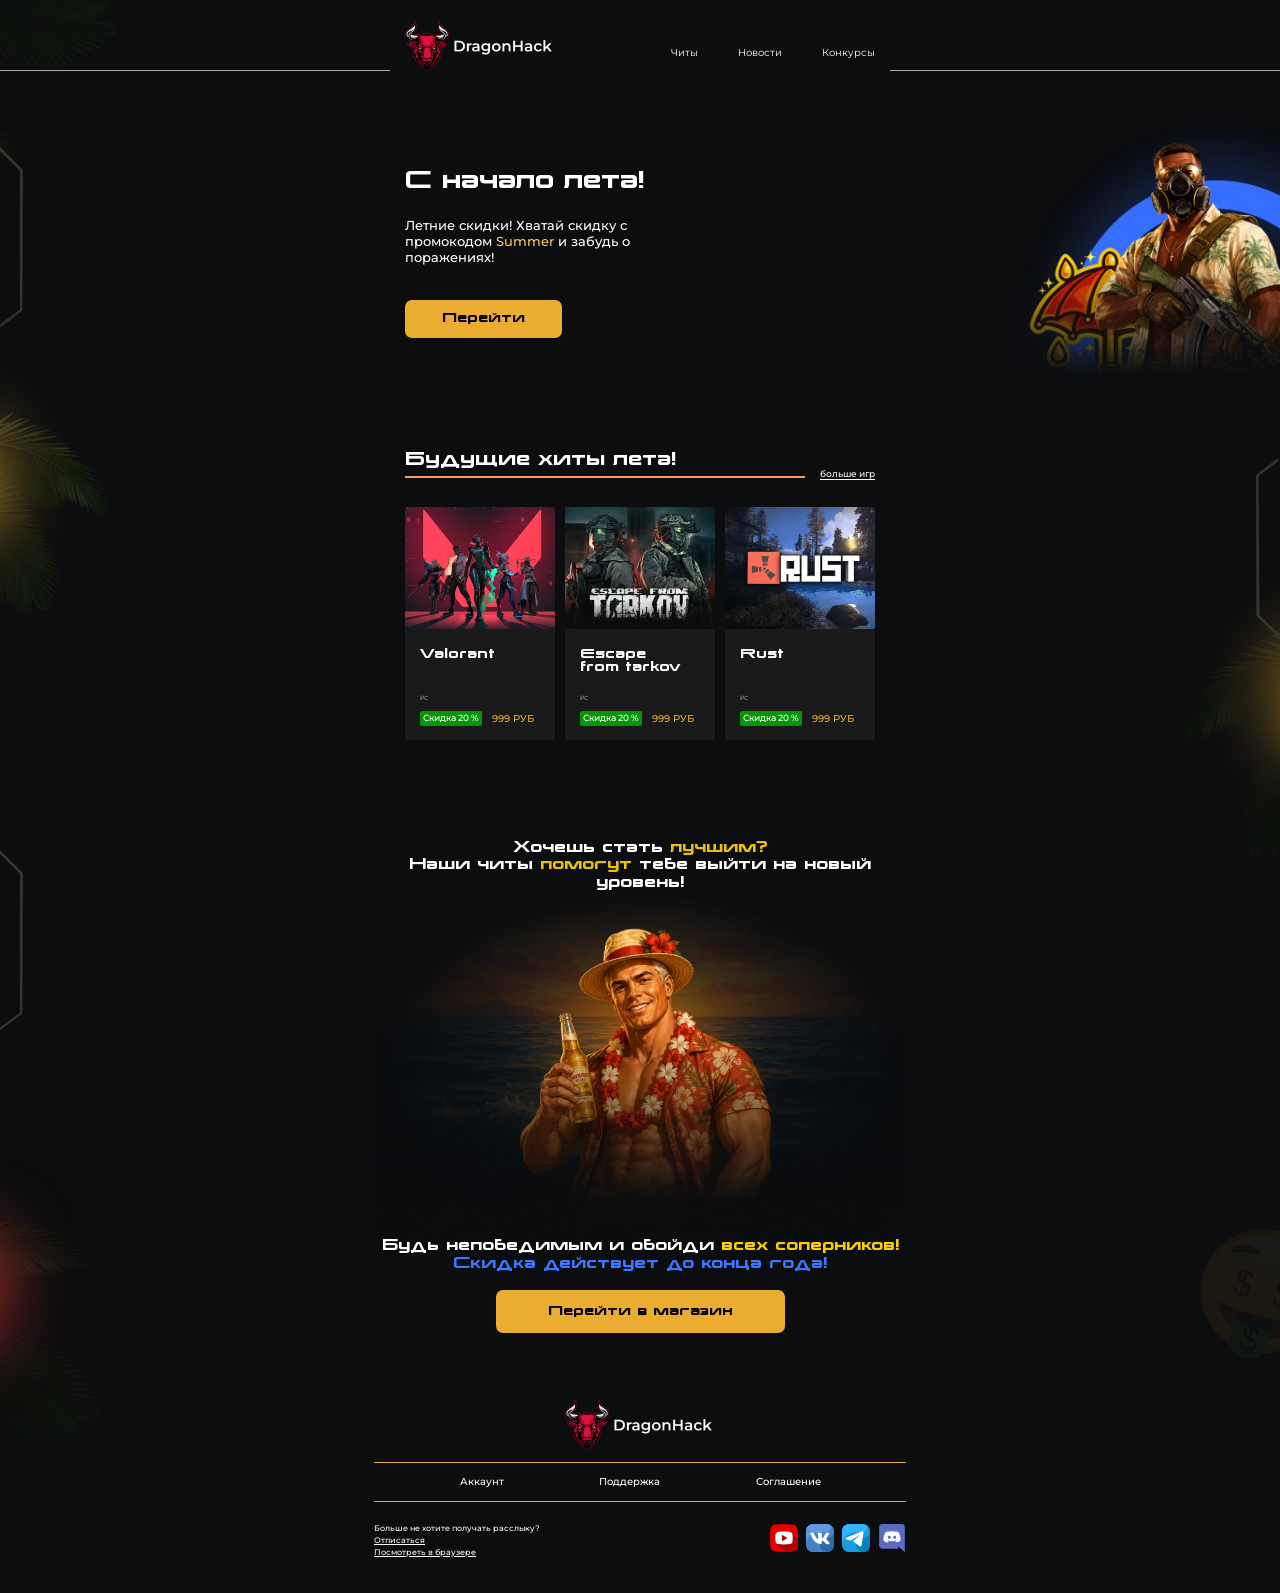
<file: template-summer.html>
<!doctype html>
<html lang="en">
  <head>
    <meta charset="UTF-8" />
    <meta name="viewport" content="width=device-width, initial-scale=1.0" />
    <title>Шаблон лета</title>
    <link rel="stylesheet" href="style.css" />
    <link
      href="https://fonts.googleapis.com/css2?family=Montserrat:ital,wght@0,100..900;1,100..900&display=swap"
      rel="stylesheet"
    />
  </head>
  <body>
    <div class="template-main-wrpaper">
      <header class="t-header">
        <div class="t-header-left-line"></div>
        <div class="template-container">
          <div class="t-head-body">
            <a class="t-head-logo">
              <img src="assets/images/tLogo.png" alt="photo" />
            </a>
            <nav class="t-head-nav t-head-blue-nav">
              <ul>
                <li>
                  <a href="#">Читы</a>
                </li>
                <li>
                  <a href="#">Новости</a>
                </li>
                <li>
                  <a href="#">Конкурсы</a>
                </li>
              </ul>
            </nav>
          </div>
        </div>
        <div class="t-header-right-line"></div>
      </header>
      <section class="t-hero-section">
        <div class="template-container">
          <div class="t-hero-body">
            <div class="t-hero-titles yellow-hero-titles">
              <h1>С начало лета!</h1>
              <p>
                Летние скидки! Хватай скидку с промокодом <span>Summer</span> и
                забудь о поражениях!
              </p>
              <a href="#">Перейти</a>
            </div>
            <div class="t-hero-media">
              <img
                src="assets/images/tHeroImg4.webp"
                width="350"
                height="350"
                alt="photo"
                fetchpriority="high"
                loading="eager"
              />
            </div>
          </div>
        </div>
        <div class="t-hero-decor">
          <img src="assets/images/tHeroDecor.svg" alt="photo" />
        </div>
      </section>

      <section class="t-best-sellers-section t-gold-blur">
        <div class="template-container">
          <div class="t-best-sellers-head yellow-best-sellers-head">
            <h2>Будущие хиты лета!</h2>
            <a href="#">больше игр</a>
          </div>
          <div class="t-best-sellers-items">
            <a href="#" class="t-best-seller-item">
              <div class="t-best-seller-item-img">
                <img
                  width="150"
                  height="122"
                  loading="lazy"
                  src="assets/images/TsellerImg7.webp"
                  alt="photo"
                />
              </div>
              <div class="b-seller-item-descr">
                <p class="b-seller-item-name">Valorant</p>
                <span class="b-seller-item-device">PC</span>
                <div class="b-seller-item-actions yellow-best-sellers-actions">
                  <p>Скидка 20 %</p>
                  <span>999 РУБ</span>
                </div>
              </div>
            </a>

            <a href="#" class="t-best-seller-item">
              <div class="t-best-seller-item-img">
                <img
                  width="150"
                  height="122"
                  loading="lazy"
                  src="assets/images/TsellerImg3.webp"
                  alt="photo"
                />
              </div>
              <div class="b-seller-item-descr">
                <p class="b-seller-item-name">Escape from tarkov</p>
                <span class="b-seller-item-device">PC</span>
                <div class="b-seller-item-actions yellow-best-sellers-actions">
                  <p>Скидка 20 %</p>
                  <span>999 РУБ</span>
                </div>
              </div>
            </a>

            <a href="#" class="t-best-seller-item">
              <div class="t-best-seller-item-img">
                <img
                  width="150"
                  height="122"
                  loading="lazy"
                  src="assets/images/TsellerImg2.webp"
                  alt="photo"
                />
              </div>
              <div class="b-seller-item-descr">
                <p class="b-seller-item-name">Rust</p>
                <span class="b-seller-item-device">PC</span>
                <div class="b-seller-item-actions yellow-best-sellers-actions">
                  <p>Скидка 20 %</p>
                  <span>999 РУБ</span>
                </div>
              </div>
            </a>
          </div>
        </div>
        <div class="t-yellow-sellers-decor">
          <img src="assets/images/decor6.webp" alt="photo" />
        </div>

        <div class="t-yellow-sellers-decor--two">
          <img src="assets/images/decor7.webp" alt="photo" />
        </div>

        <div class="t-sellers-right-decor">
          <img src="assets/images/tHeroDecor2.svg" alt="photo" />
        </div>
      </section>

      <section class="t-about-section t-yellow-about-section">
        <div class="t-about-container">
          <h3 class="t-about-title t-yellow-about-title">
            Хочешь стать <b>лучшим?</b>
            <span>Наши читы <b>помогут</b> тебе выйти на новый уровень!</span>
          </h3>
          <div class="t-about-media-wrapper">
            <div class="t-yellow-about-media">
              <img src="assets/images/tBlueImg3.webp" alt="photo" />
            </div>
            <div class="t-media-blur">
              <img src="assets/images/tMediaBlur.png" alt="photo" />
            </div>
          </div>
          <h3 class="t-about-sub-title t-yellow-about-sub-title">
            Будь непобедимым и обойди <b>всех соперников!</b>
            <span>Скидка действует до конца года!</span>
          </h3>

          <a class="t-about-link t-about-yellow-link" href="#"
            >Перейти в магазин</a
          >
        </div>
        <div class="t-about-decor">
          <img src="assets/images/tHeroDecor3.svg" alt="photo" />
        </div>
        <div class="t-yellow-about-img">
          <img src="assets/images/tAboutImg4.png" alt="photo" />
        </div>
               <div class="t-yellow-about-img--two">
          <img src="assets/images/tAboutImg3.png" alt="photo" />
        </div>
        
      </section>

      <footer class="t-footer">
        <div class="t-about-container">
          <a class="t-footer-logo">
            <img src="assets/images/tLogo.png" alt="photo" />
          </a>
          <nav class="t-footer-nav t-footer-yellow-nav">
            <ul>
              <li>
                <a href="#">Аккаунт</a>
              </li>
              <li>
                <a href="#">Поддержка</a>
              </li>
              <li>
                <a href="#">Соглашение</a>
              </li>
            </ul>
          </nav>
          <div class="t-footer-bottom">
            <div class="t-footer-links">
              <p>Больше не хотите получать расслыку?</p>
              <a href="#">Отписаться</a>
              <a href="#">Посмотреть в браузере</a>
            </div>
            <div class="t-footer-socials">
              <a href="#">
                <img src="assets/images/youtube.svg" alt="photo" />
              </a>
              <a href="#">
                <img src="assets/images/wk.svg" alt="photo" />
              </a>
              <a href="#">
                <img src="assets/images/telegram.svg" alt="photo" />
              </a>
              <a href="#">
                <img src="assets/images/discard.svg" alt="photo" />
              </a>
            </div>
          </div>
        </div>
      </footer>
      <div class="t-main-decor-left--two">
        <img
          src="assets/images/tMainDecor3.png"
          alt="photo"
          fetchpriority="high"
          loading="eager"
        />
      </div>
    </div>
  </body>
</html>
</file>
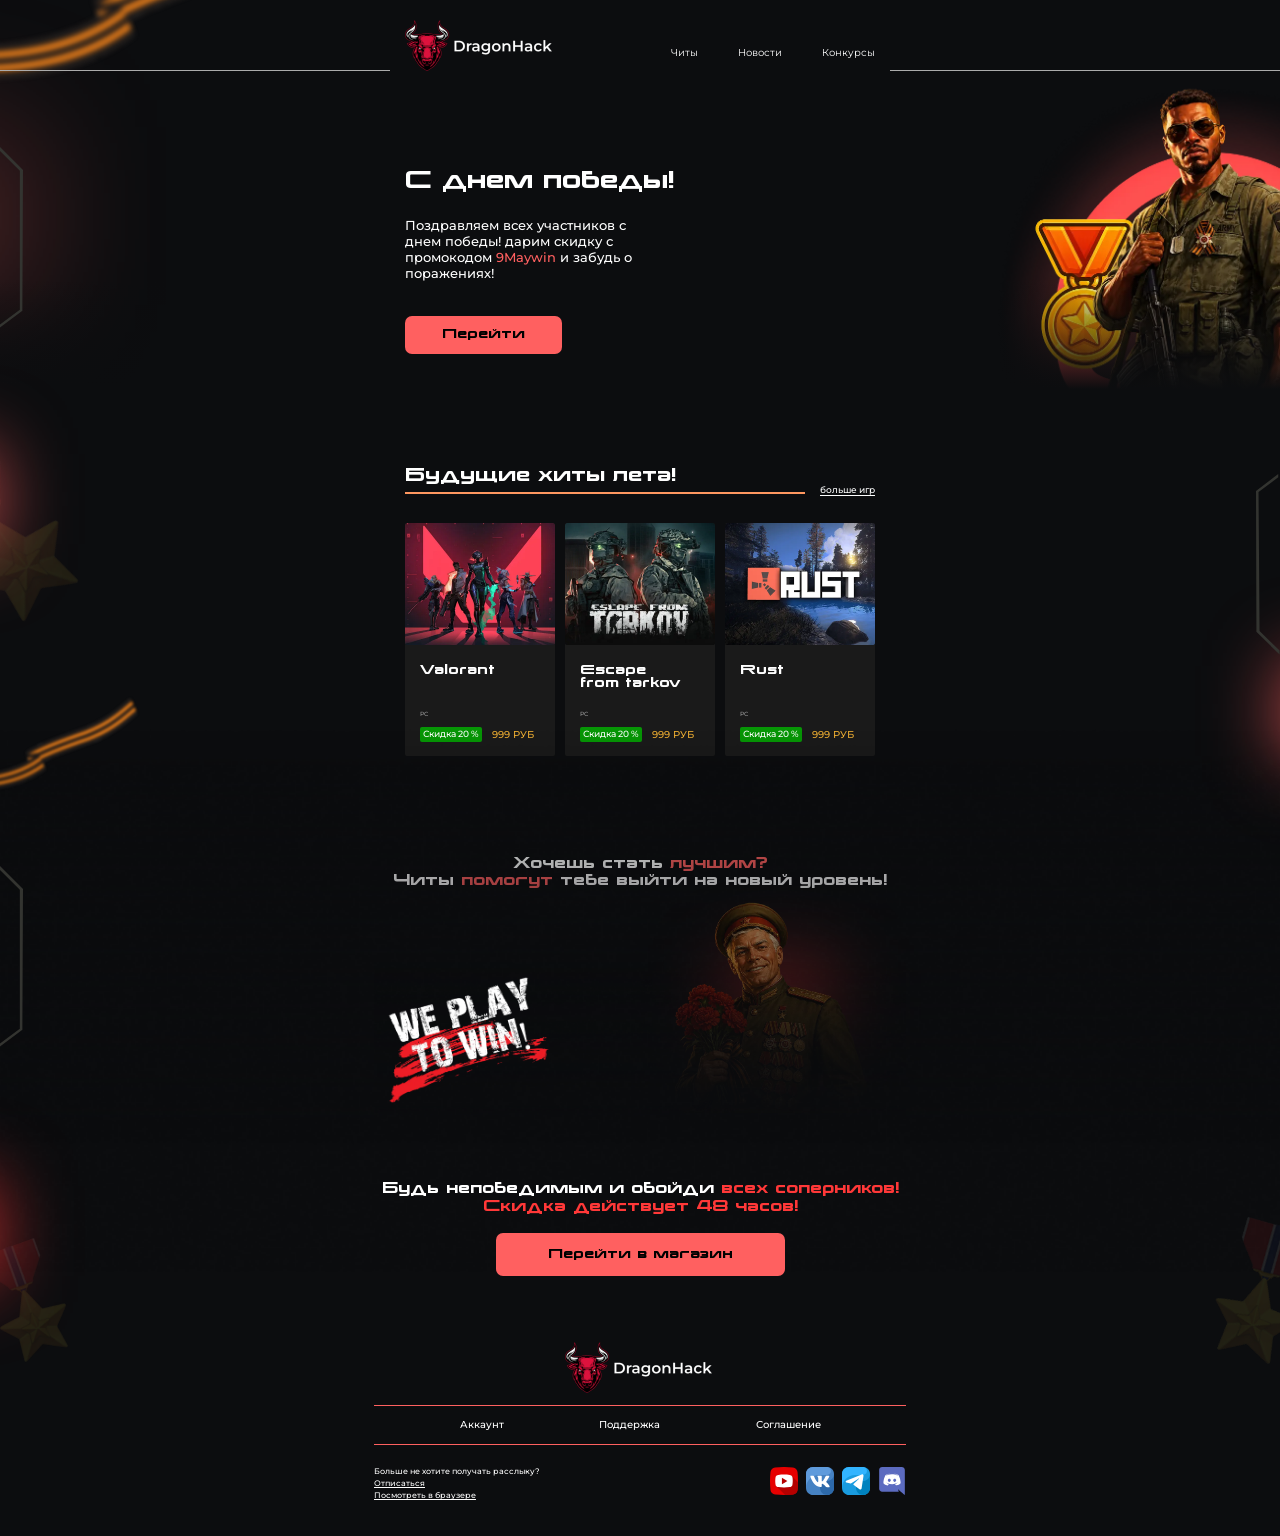
<file: template-victory-day.html>
<!doctype html>
<html lang="en">
  <head>
    <meta charset="UTF-8" />
    <meta name="viewport" content="width=device-width, initial-scale=1.0" />
    <title>Шаблон днем победы</title>
    <link rel="stylesheet" href="style.css" />
    <link
      href="https://fonts.googleapis.com/css2?family=Montserrat:ital,wght@0,100..900;1,100..900&display=swap"
      rel="stylesheet"
    />
  </head>
  <body>
    <div class="template-main-wrpaper">
      <header class="t-header">
        <div class="t-header-left-line"></div>
        <div class="template-container">
          <div class="t-head-body">
            <a class="t-head-logo">
              <img src="assets/images/tLogo.png" alt="photo" />
            </a>
            <nav class="t-head-nav t-head-blue-nav">
              <ul>
                <li>
                  <a href="#">Читы</a>
                </li>
                <li>
                  <a href="#">Новости</a>
                </li>
                <li>
                  <a href="#">Конкурсы</a>
                </li>
              </ul>
            </nav>
          </div>
        </div>
        <div class="t-header-right-line"></div>
      </header>
      <section class="t-hero-section bittersweet-hero-section">
        <div class="template-container">
          <div class="t-hero-body">
            <div class="t-hero-titles bittersweet-hero-titles">
              <h1>C днем победы!</h1>
              <p>
                Поздравляем всех участников с днем победы! дарим скидку с
                промокодом <span>9Maywin</span> и забудь о поражениях!
              </p>
              <a href="#">Перейти</a>
            </div>
            <div class="t-hero-media">
              <img
                src="assets/images/tHeroImg5.webp"
                width="350"
                height="350"
                alt="photo"
                fetchpriority="high"
                loading="eager"
              />
            </div>
          </div>
        </div>
        <div class="t-hero-decor">
          <img src="assets/images/tHeroDecor.svg" alt="photo" />
        </div>
      </section>

      <section class="t-best-sellers-section t-yellow-blur">
        <div class="template-container">
          <div class="t-best-sellers-head yellow-best-sellers-head">
            <h2>Будущие хиты лета!</h2>
            <a href="#">больше игр</a>
          </div>
          <div class="t-best-sellers-items">
            <a href="#" class="t-best-seller-item">
              <div class="t-best-seller-item-img">
                <img
                  width="150"
                  height="122"
                  loading="lazy"
                  src="assets/images/TsellerImg7.webp"
                  alt="photo"
                />
              </div>
              <div class="b-seller-item-descr">
                <p class="b-seller-item-name">Valorant</p>
                <span class="b-seller-item-device">PC</span>
                <div class="b-seller-item-actions yellow-best-sellers-actions">
                  <p>Скидка 20 %</p>
                  <span>999 РУБ</span>
                </div>
              </div>
            </a>

            <a href="#" class="t-best-seller-item">
              <div class="t-best-seller-item-img">
                <img
                  width="150"
                  height="122"
                  loading="lazy"
                  src="assets/images/TsellerImg3.webp"
                  alt="photo"
                />
              </div>
              <div class="b-seller-item-descr">
                <p class="b-seller-item-name">Escape from tarkov</p>
                <span class="b-seller-item-device">PC</span>
                <div class="b-seller-item-actions yellow-best-sellers-actions">
                  <p>Скидка 20 %</p>
                  <span>999 РУБ</span>
                </div>
              </div>
            </a>

            <a href="#" class="t-best-seller-item">
              <div class="t-best-seller-item-img">
                <img
                  width="150"
                  height="122"
                  loading="lazy"
                  src="assets/images/TsellerImg2.webp"
                  alt="photo"
                />
              </div>
              <div class="b-seller-item-descr">
                <p class="b-seller-item-name">Rust</p>
                <span class="b-seller-item-device">PC</span>
                <div class="b-seller-item-actions yellow-best-sellers-actions">
                  <p>Скидка 20 %</p>
                  <span>999 РУБ</span>
                </div>
              </div>
            </a>
          </div>
        </div>
        <div class="t-bittersweet-sellers-decor">
          <img src="assets/images/decor8.png" alt="photo" />
        </div>

        <div class="t-bittersweet-sellers-decor--two">
          <img src="assets/images/decor9.png" alt="photo" />
        </div>

        <div class="t-sellers-right-decor">
          <img src="assets/images/tHeroDecor2.svg" alt="photo" />
        </div>
      </section>

      <section class="t-about-section t-yellow-about-section">
        <div class="t-about-container">
          <h3 class="t-about-title t-bittersweet-about-title">
            Хочешь стать <b>лучшим?</b>
            <span>Читы <b>помогут</b> тебе выйти на новый уровень!</span>
          </h3>

          <div class="b-about-media-wrapper">
            <div class="o-about-media-decor">
              <img src="assets/images/oAboutDecor1.webp" alt="photo" />
            </div>
            <div class="b-about-media-img">
              <img src="assets/images/oAboutImg2.webp" alt="photo" />
            </div>

            <div class="o-about-media-blur">
            <img src="assets/images/oAboutBlur.png" alt="photo">
          </div>
          </div>
          <div class="o-about-media-blur">
            <img src="assets/images/oAboutBlur.png" alt="photo" />
          </div>

          <h3 class="t-about-sub-title b-about-sub-title">
            Будь непобедимым и обойди
            <b>всех соперников! Скидка действует 48 часов!</b>
          </h3>

          <a class="t-about-link t-about-bittersweet-link" href="#"
            >Перейти в магазин</a
          >
      
        </div>
        <div class="t-about-decor">
          <img src="assets/images/tHeroDecor3.svg" alt="photo" />
        </div>

        <div class="t-about-decor--tree">
          <img src="assets/images/tAboutDecor.png" alt="photo" />
        </div>

        <div class="t-orange-about-img">
          <img src="assets/images/tAboutImg5.png" alt="photo" />
        </div>
      </section>

      <footer class="t-footer">
        <div class="t-about-container">
          <a class="t-footer-logo">
            <img src="assets/images/tLogo.png" alt="photo" />
          </a>
          <nav class="t-footer-nav t-footer-bittersweet-nav">
            <ul>
              <li>
                <a href="#">Аккаунт</a>
              </li>
              <li>
                <a href="#">Поддержка</a>
              </li>
              <li>
                <a href="#">Соглашение</a>
              </li>
            </ul>
          </nav>
          <div class="t-footer-bottom">
            <div class="t-footer-links">
              <p>Больше не хотите получать расслыку?</p>
              <a href="#">Отписаться</a>
              <a href="#">Посмотреть в браузере</a>
            </div>
            <div class="t-footer-socials">
              <a href="#">
                <img src="assets/images/youtube.svg" alt="photo" />
              </a>
              <a href="#">
                <img src="assets/images/wk.svg" alt="photo" />
              </a>
              <a href="#">
                <img src="assets/images/telegram.svg" alt="photo" />
              </a>
              <a href="#">
                <img src="assets/images/discard.svg" alt="photo" />
              </a>
            </div>
          </div>
        </div>
      </footer>

      <div class="bittersweet-main-decor-left">
        <img
          src="assets/images/tMainDecor4.png"
          alt="photo"
          fetchpriority="high"
          loading="eager"
        />
      </div>
    </div>
  </body>
</html>
</file>
<file: style.css>
@import url("./assets/images/icons/icon.css");
@import url("./assets/fonts/font.css");
@import url(assets/css/global.css);
@import url(assets/css/letter.css);
@import url(assets/css/template.css);
</file>
